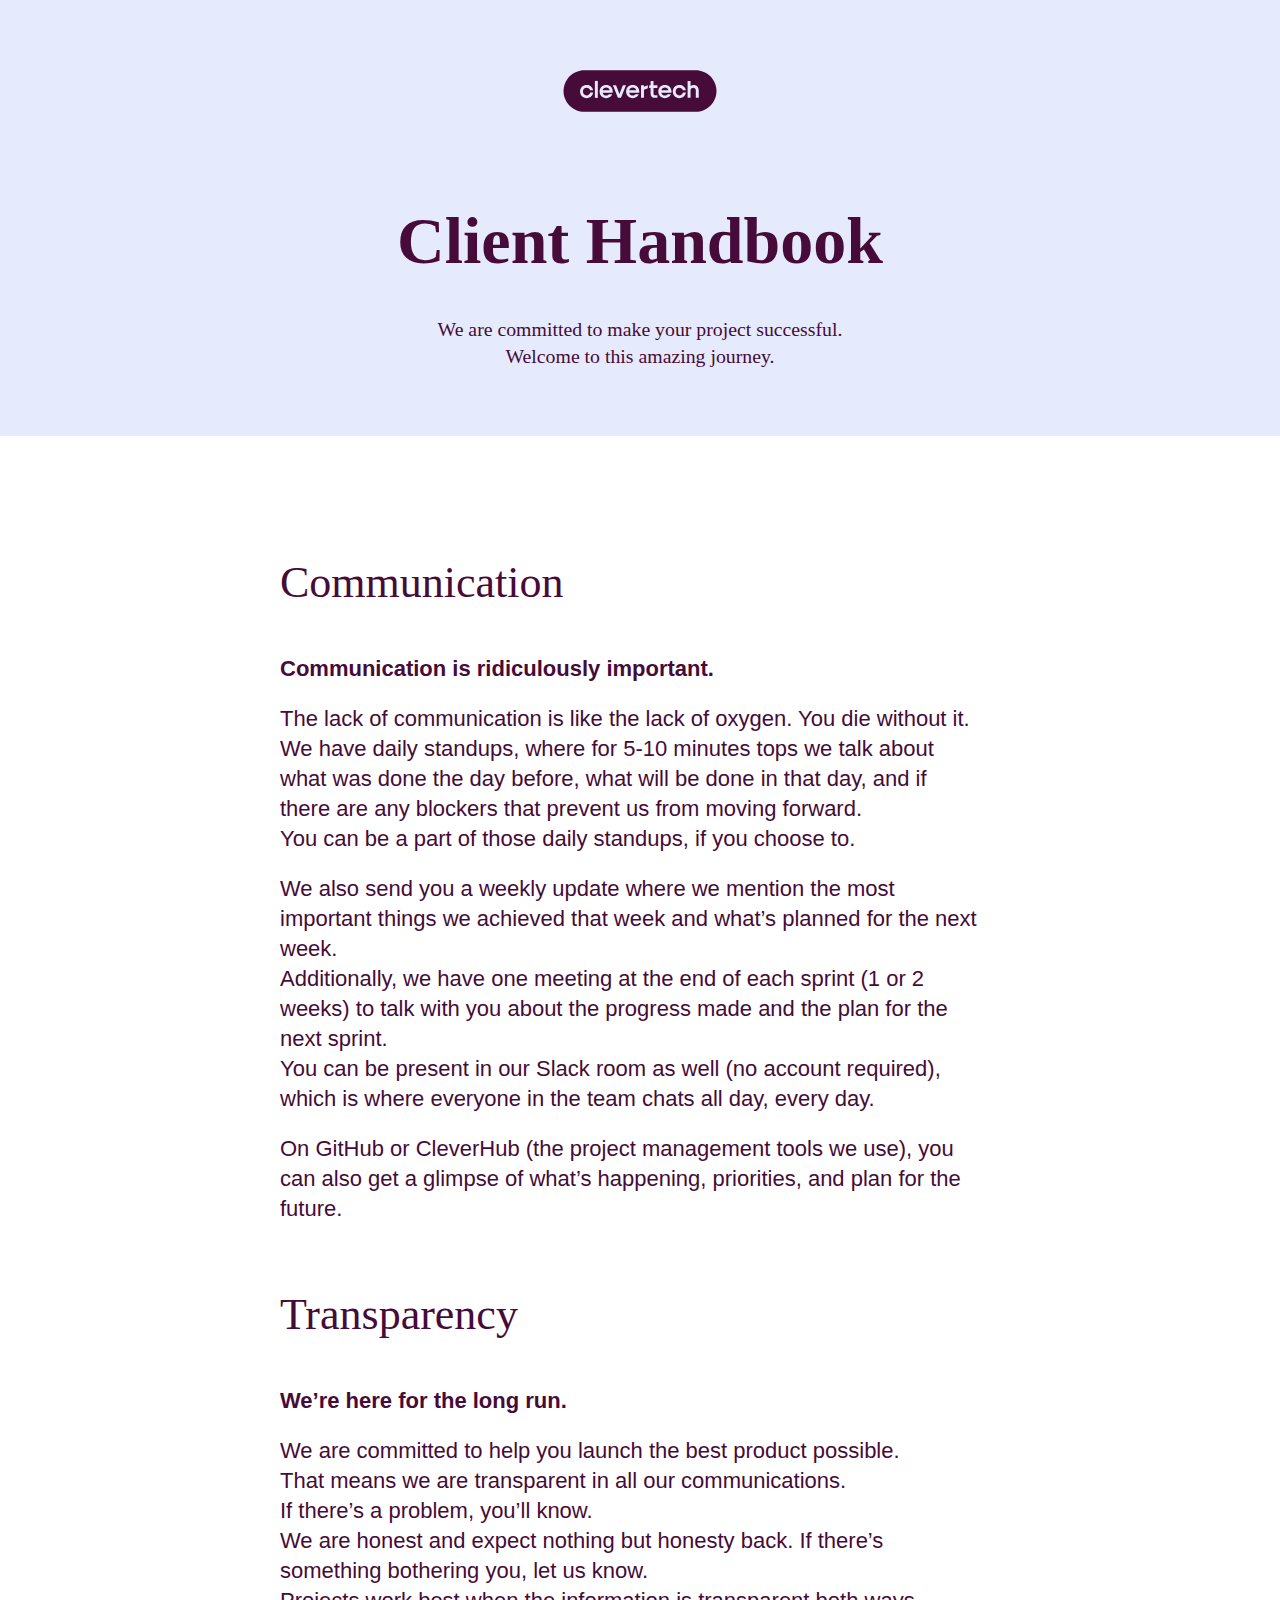
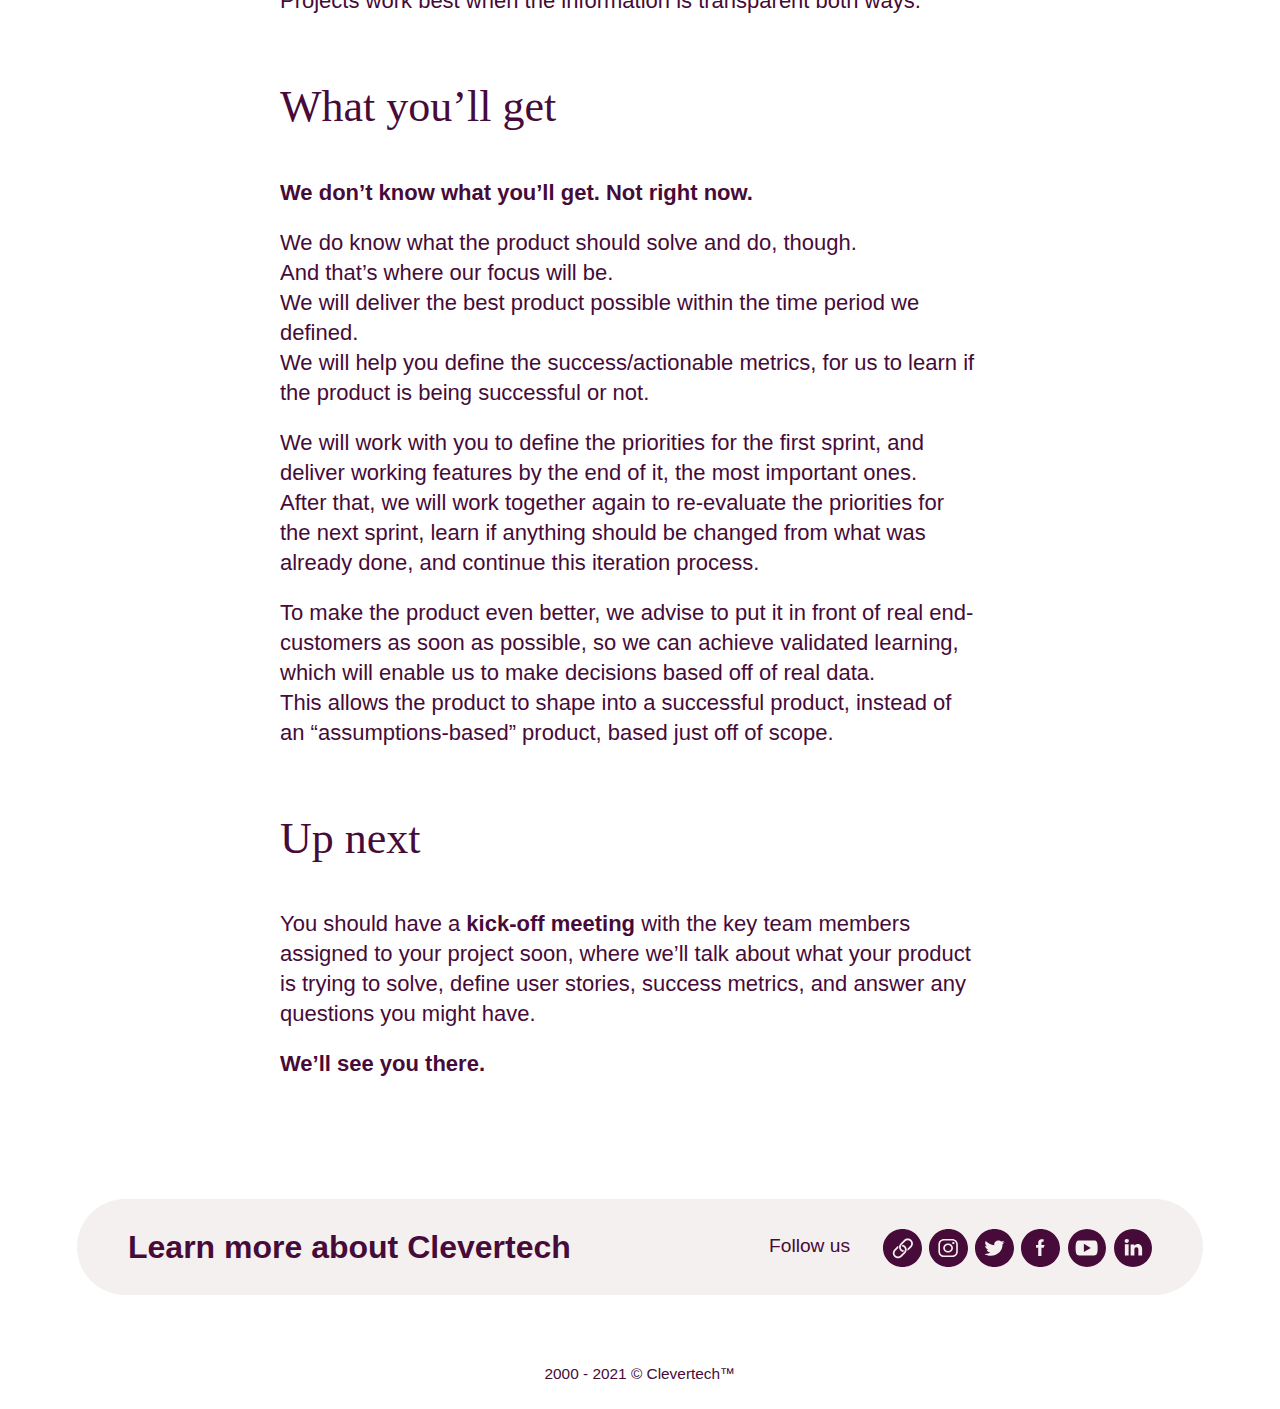
<file: client-nt.html>
<!DOCTYPE html>
<html lang="en">
<head>
    <meta charset="utf-8">
    <title>Clevertech’s Client Handbook</title><!-- Non-technical Client Handbook -->
    <meta name="description" content="Clevertech’s Client Handbook">
    <meta name="author" content="clevertech.biz">

    <meta name="viewport" content="width=device-width, initial-scale=1, maximum-scale=1">

    <link rel="stylesheet" href="//fonts.googleapis.com/css?family=Source+Sans+Pro:400,700|Merriweather:300italic,400italic">
    <link href="https://fonts.cdnfonts.com/css/basis-grotesque-pro" rel="stylesheet">
    <link href="https://fonts.cdnfonts.com/css/dr" rel="stylesheet">
    <link rel="stylesheet" href="css/base.css">
    <link rel="stylesheet" href="css/skeleton.css">
    <link rel="stylesheet" href="css/layout.css">

    <link rel="shortcut icon" href="favicon.ico">
    <link rel="apple-touch-icon-precomposed" sizes="114x114" href="apple-touch-icon.png" />

</head>
<body>

    <p class="old-browser">You are using an <strong>outdated</strong> browser. Please <a href="http://browsehappy.com/" target="_blank">upgrade your browser</a> to improve your experience.</p>

    <section class="page first">
        <div class="container">
            <header>
                <a href="http://www.clevertech.biz">
                    <img src="guidelines-images/logo-purple-and-white-background.svg" alt="Clevertech">
                </a>
                <h1>Client Handbook</h1>
            </header>

            <article class="sub-header">
                <p>We are committed to make your project successful.</p>
                <p>Welcome to this amazing journey.</p>
            </article>
        </div><!-- .container -->

    </section><!-- .page.first -->

    <section class="page">
        <div class="container header">
            <article class="twelve columns offset-by-two alpha omega">
                <h2>Communication</h2>
                <p><strong>Communication is ridiculously important.</strong></p>

                <p>
                    The lack of communication is like the lack of oxygen. You die without it. 
                    <br/>We have daily standups, where for 5-10 minutes tops we talk about what was done the day before, what will be done in that day, and if there are any blockers that prevent us from moving forward.
                    <br/>You can be a part of those daily standups, if you choose to.
                </p>

                <p>
                    We also send you a weekly update where we mention the most important things we achieved that week and what’s planned for the next week.
                    <br/>Additionally, we have one meeting at the end of each sprint (1 or 2 weeks) to talk with you about the progress made and the plan for the next sprint.
                    <br/>You can be present in our Slack room as well (no account required), which is where everyone in the team chats all day, every day.
                </p>

                <p>
                    On GitHub or CleverHub (the project management tools we use), you can also get a glimpse of what’s happening, priorities, and plan for the future.
                </p>

            </article>
        </div><!-- .container -->
    </section><!-- .page -->

    <section class="page">
        <div class="container">
            <article class="twelve columns offset-by-two alpha omega">
                <h2>Transparency</h2>
                <p><strong>We’re here for the long run.</strong></p>
                <p>
                    We are committed to help you launch the best product possible.
                    <br/>That means we are transparent in all our communications.
                    <br/>If there’s a problem, you’ll know.
                    <br/>We are honest and expect nothing but honesty back. If there’s something bothering you, let us know.
                    <br/>Projects work best when the information is transparent both ways.
                </p>
            </article>
        </div><!-- .container -->
    </section><!-- .page -->

    <section class="page">
        <div class="container">
            
            <article class="twelve columns offset-by-two alpha omega">
                <h2>What you’ll get</h2>
                <p><strong>We don’t know what you’ll get. Not right now.</strong></p>

                <p>
                    We do know what the product should solve and do, though.
                    <br/>And that’s where our focus will be.
                    <br/>We will deliver the best product possible within the time period we defined.
                    <br/>We will help you define the success/actionable metrics, for us to learn if the product is being successful or not.
                </p>

                <p>
                    We will work with you to define the priorities for the first sprint, and deliver working features by the end of it, the most important ones.
                    <br/>After that, we will work together again to re-evaluate the priorities for the next sprint, learn if anything should be changed from what was already done, and continue this iteration process.
                </p>

                <p>
                    To make the product even better, we advise to put it in front of real end-customers as soon as possible, so we can achieve validated learning, which will enable us to make decisions based off of real data.
                    <br/>This allows the product to shape into a successful product, instead of an “assumptions-based” product, based just off of scope.
                </p>

            </article>
        </div><!-- .container -->
    </section><!-- .page -->

    <section class="page">
        <div class="container">
            <article class="twelve columns offset-by-two alpha omega">
                <h2>Up next</h2>
                <p>You should have a <strong>kick-off meeting</strong> with the key team members assigned to your project soon, where we’ll talk about what your product is trying to solve, define user stories, success metrics, and answer any questions you might have.</p>

                <p><strong>We’ll see you there.</strong></p>

            </article>
        </div><!-- .container -->
    </section><!-- .page -->

    <footer class="footer-primary">
        <div><strong>Learn more about Clevertech</strong></div>
        <div>
            <div>Follow us</div>
            <div>
                <a href="https://www.clevertech.biz/"><img src="guidelines-images/icon-website-filled.svg" alt="clevertech"></a>
                <a href="https://www.instagram.com/clevertech.biz/"><img src="guidelines-images/icon-instagram-filled.svg" alt="instagram"></a>
                <a href="https://twitter.com/clevertech"><img src="guidelines-images/icon-twitter-filled.svg" alt="twitter"></a>
                <a href="https://www.facebook.com/Clevertech"><img src="guidelines-images/icon-facebook-filled.svg" alt="facebook"></a>
                <a href="https://www.youtube.com/c/clevertechlife"><img src="guidelines-images/icon-youtube-filled.svg" alt="youtube"></a>
                <a href="https://www.linkedin.com/company/clevertech/"><img src="guidelines-images/icon-linkedin-filled.svg" alt="linkedin"></a>
            </div>
        </div>
    </footer>

    <footer class="footer-secondary">
        <div><strong>Learn more about Clevertech</strong></div>
        <div>
            <a href="https://www.clevertech.biz/"><img src="guidelines-images/icon-website-filled.svg" alt="clevertech"></a>
            <a href="https://www.instagram.com/clevertech.biz/"><img src="guidelines-images/icon-instagram-filled.svg" alt="instagram"></a>
            <a href="https://twitter.com/clevertech"><img src="guidelines-images/icon-twitter-filled.svg" alt="twitter"></a>
            <a href="https://www.facebook.com/Clevertech"><img src="guidelines-images/icon-facebook-filled.svg" alt="facebook"></a>
            <a href="https://www.youtube.com/c/clevertechlife"><img src="guidelines-images/icon-youtube-filled.svg" alt="youtube"></a>
            <a href="https://www.linkedin.com/company/clevertech/"><img src="guidelines-images/icon-linkedin-filled.svg" alt="linkedin"></a>
        </div>
    </footer>

    <p>2000 - 2021 &#169; Clevertech&trade;</p>

<script>
    (function(i,s,o,g,r,a,m){i['GoogleAnalyticsObject']=r;i[r]=i[r]||function(){
    (i[r].q=i[r].q||[]).push(arguments)},i[r].l=1*new Date();a=s.createElement(o),
    m=s.getElementsByTagName(o)[0];a.async=1;a.src=g;m.parentNode.insertBefore(a,m)
    })(window,document,'script','//www.google-analytics.com/analytics.js','ga');

    ga('create', 'UA-4350274-3', 'clevertech.biz');
    ga('send', 'pageview');
</script>

</body>
</html>
</file>
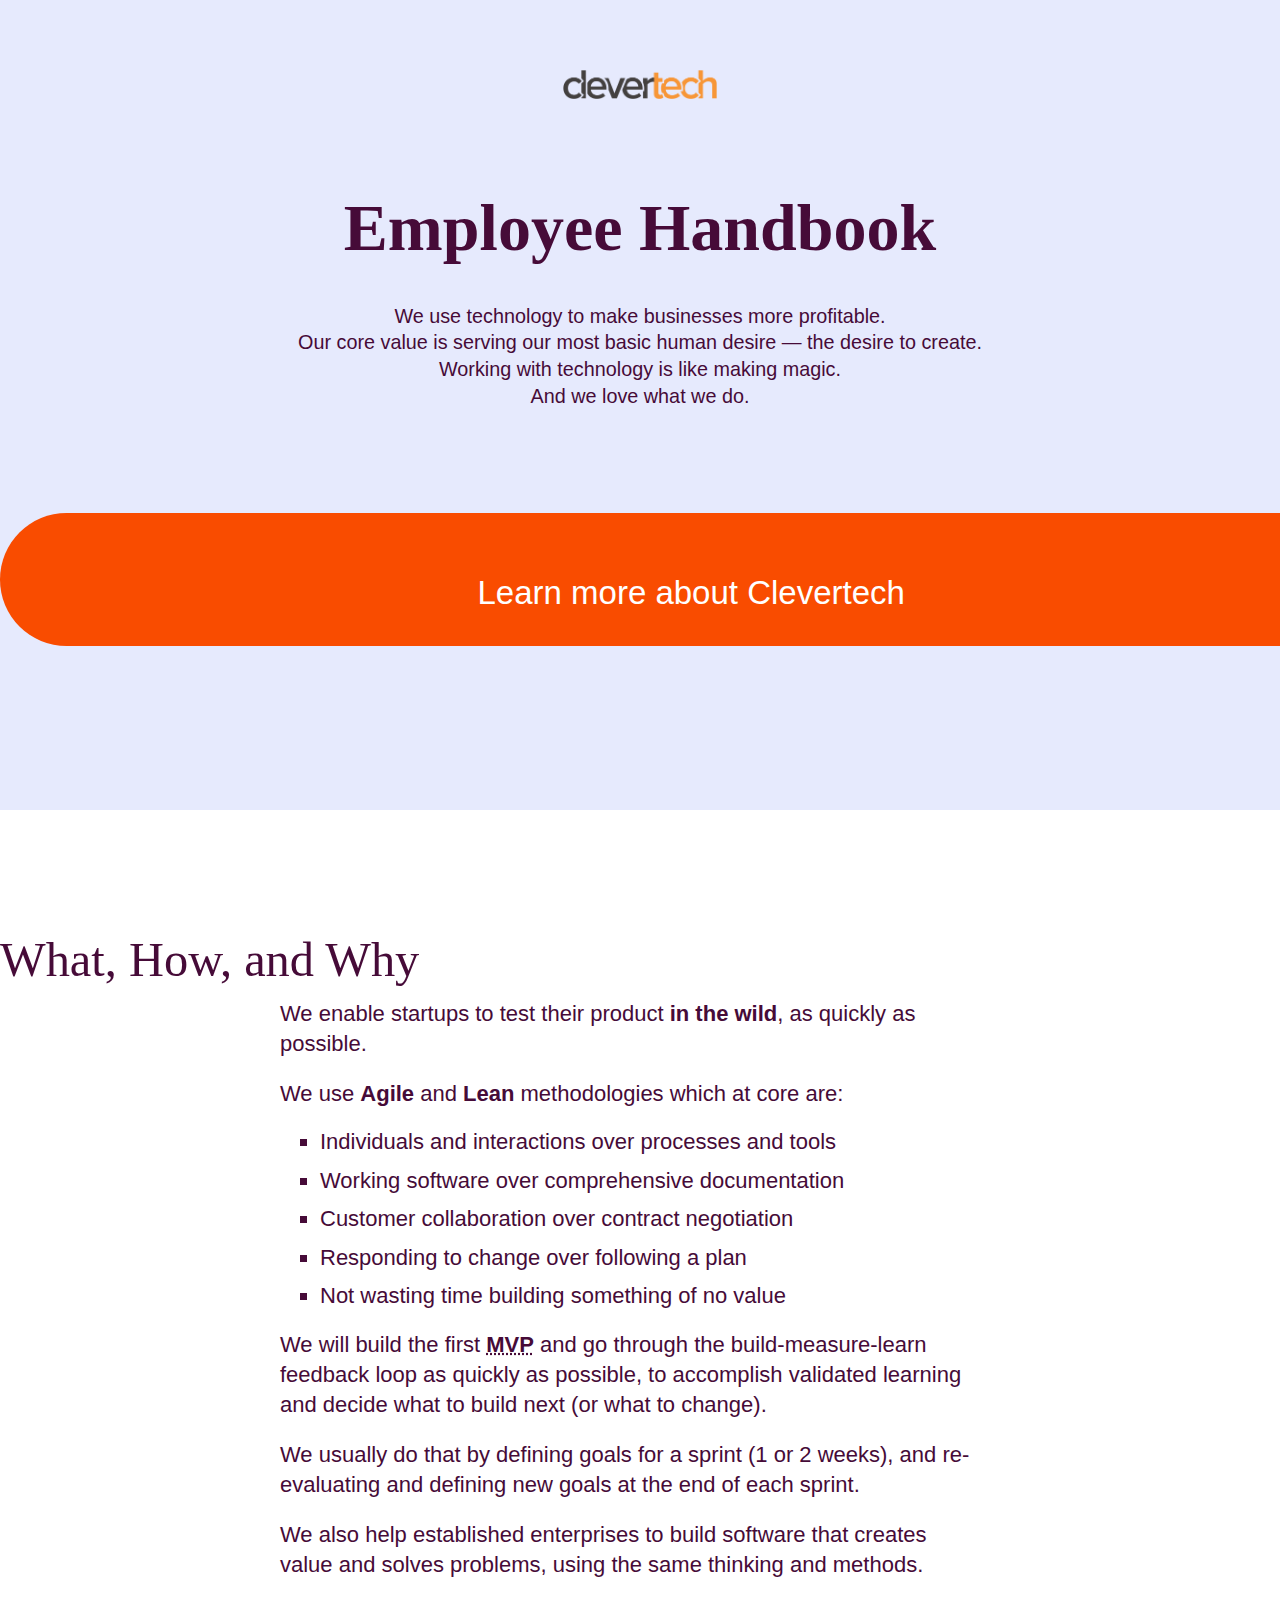
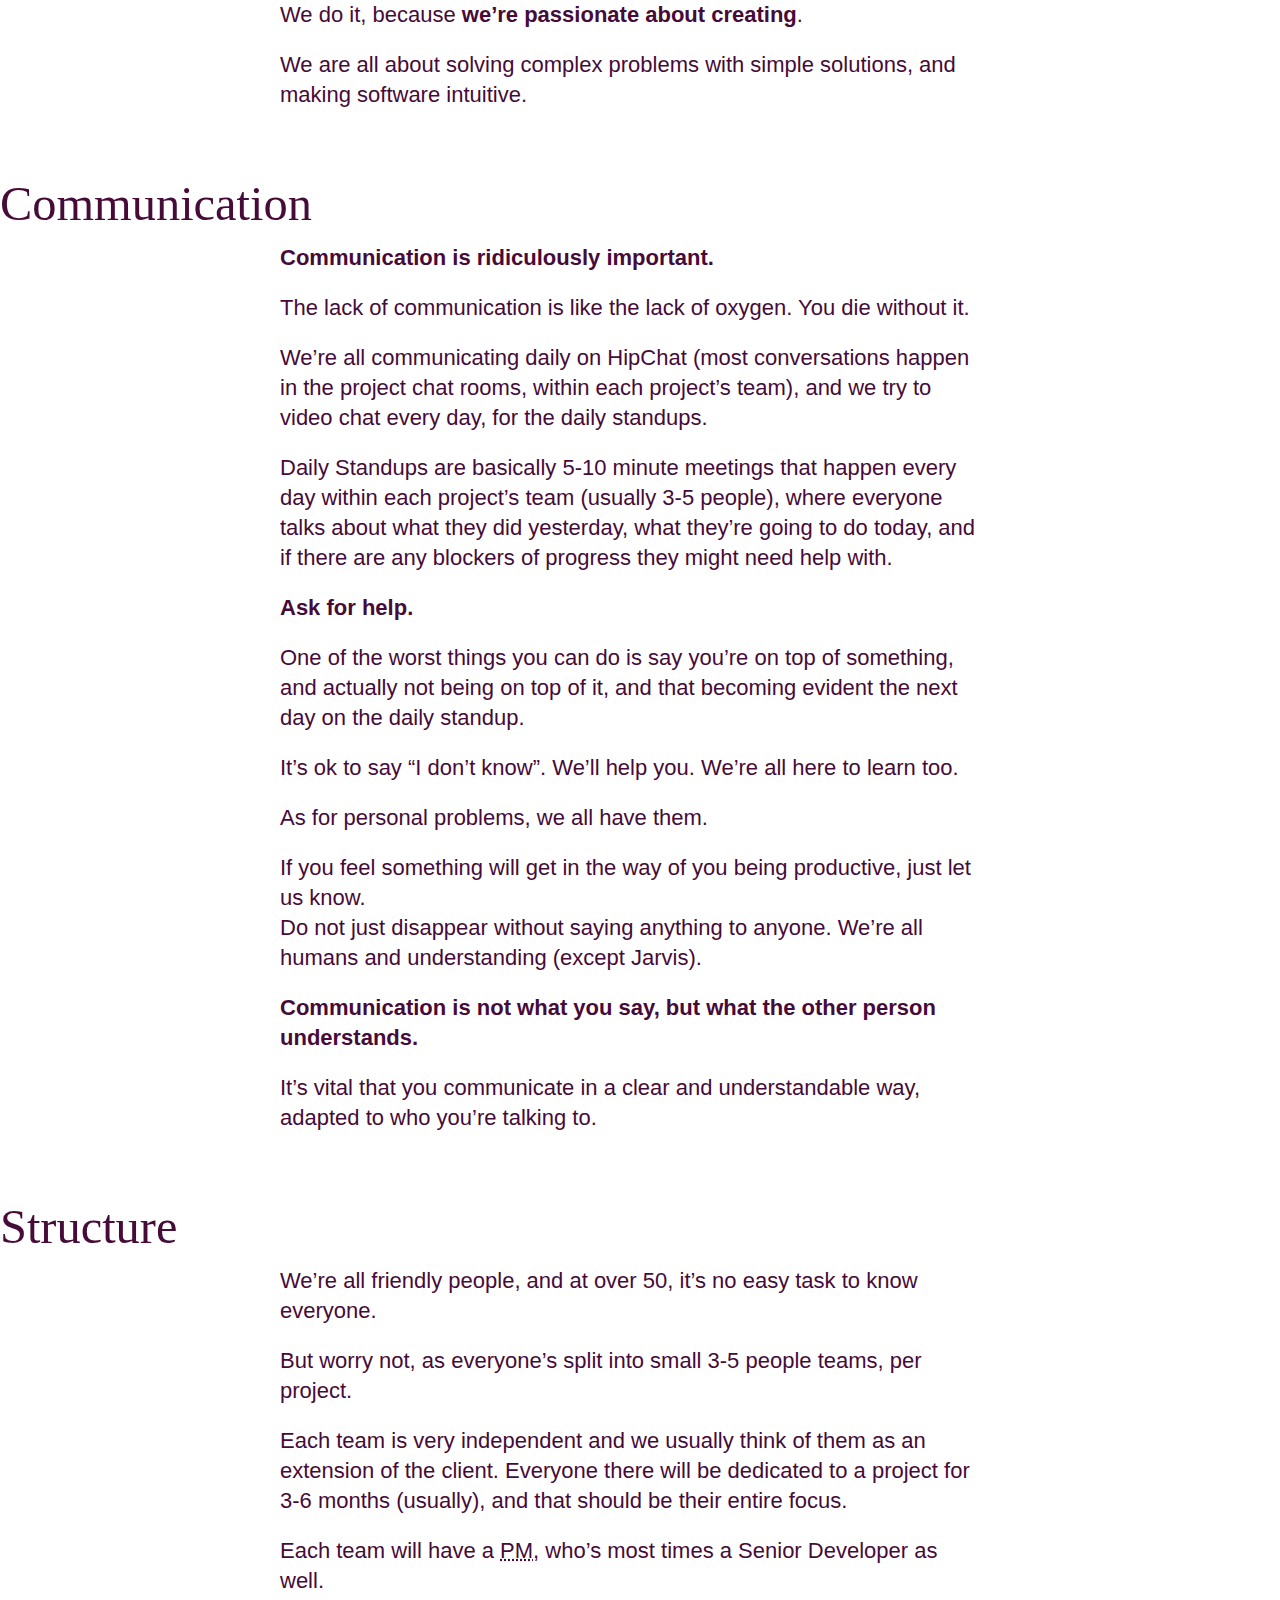
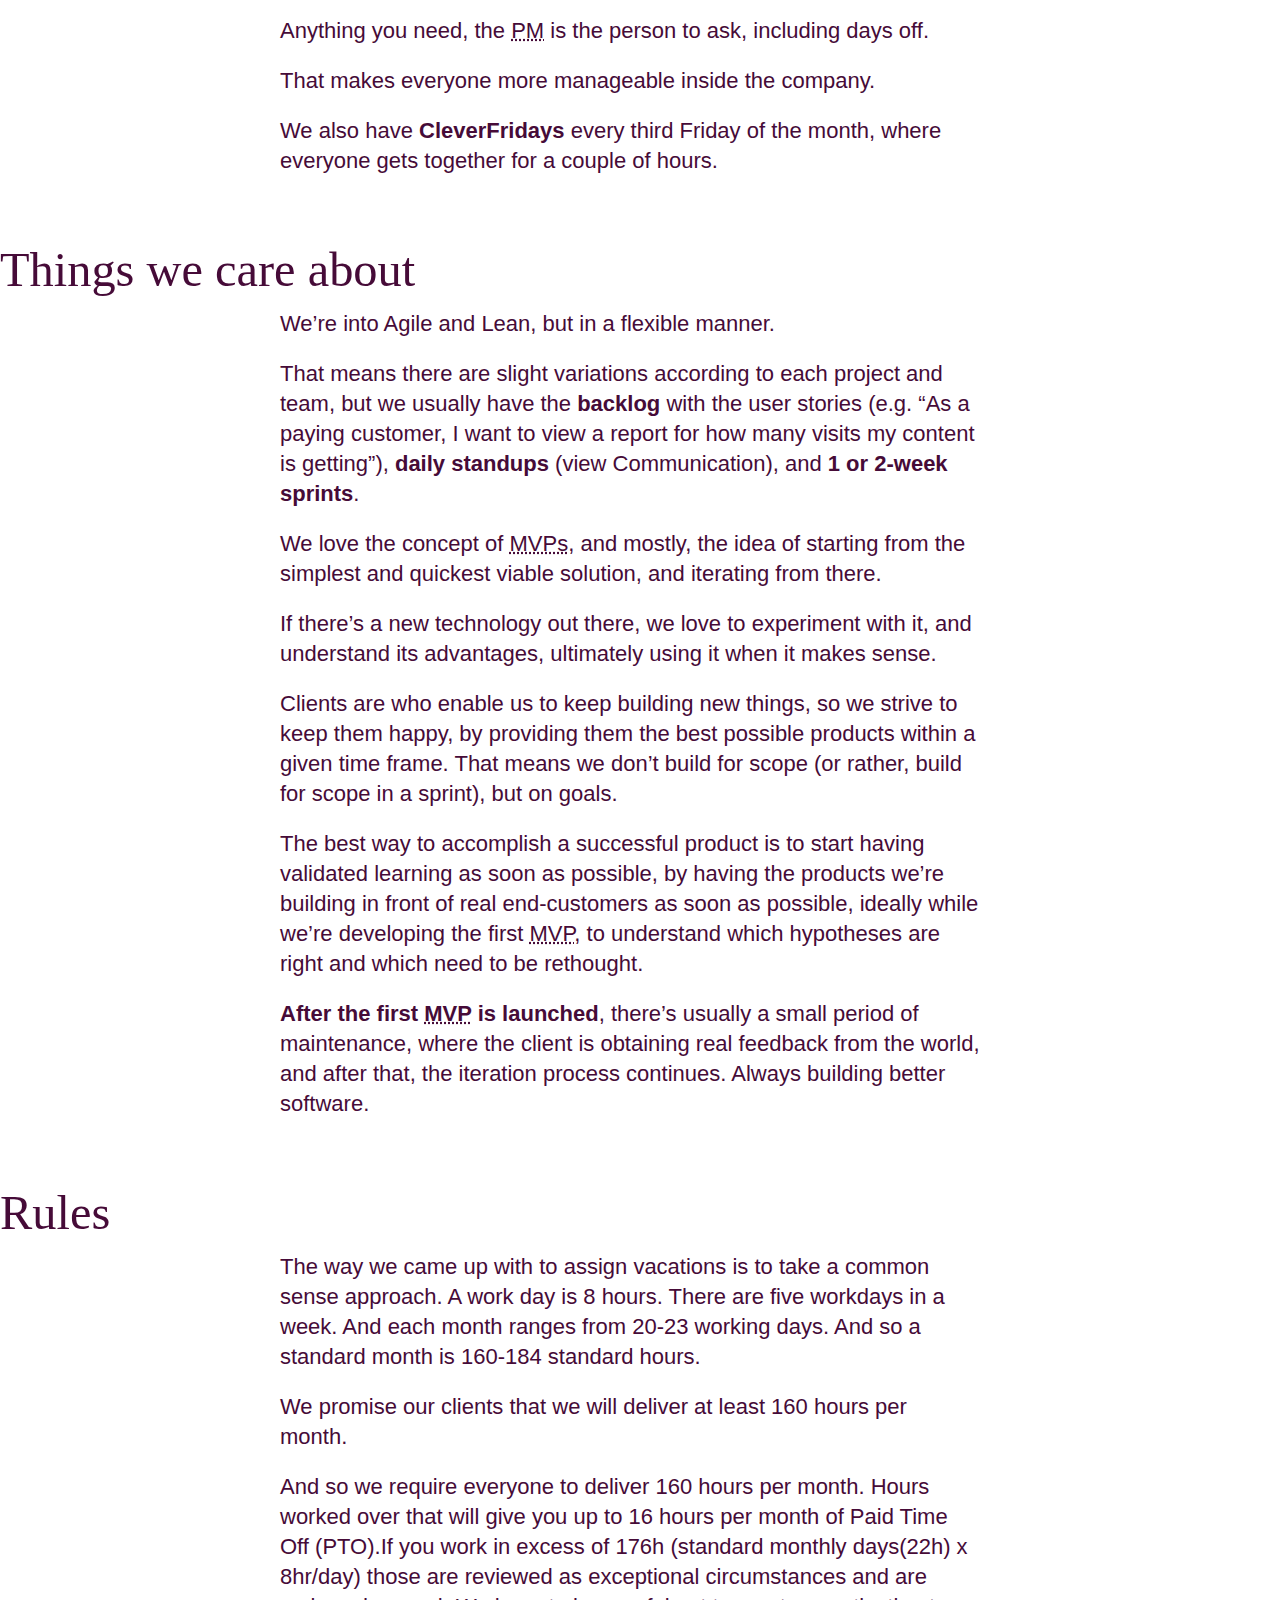
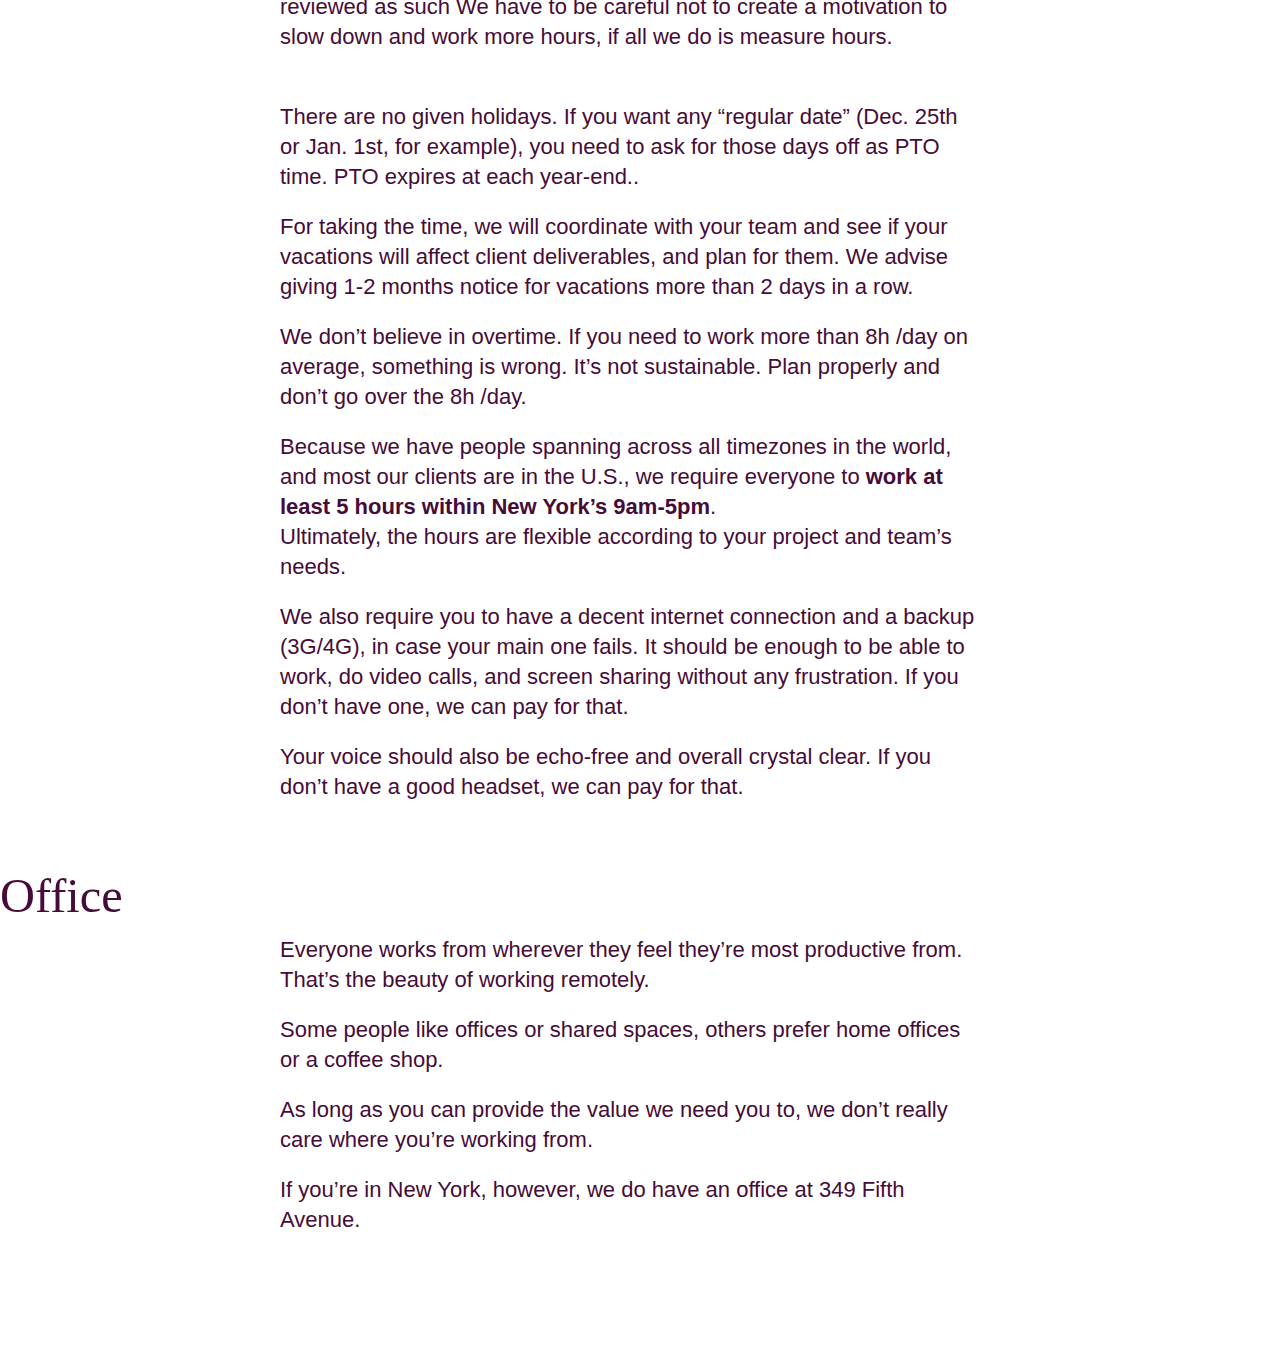
<file: employee.html>
<!DOCTYPE html>
<html lang="en">
<head>
    <meta charset="utf-8">
    <title>Clevertech’s Employee Handbook</title>
    <meta name="description" content="Clevertech’s Employee Handbook">
    <meta name="author" content="clevertech.biz">

    <meta name="viewport" content="width=device-width, initial-scale=1, maximum-scale=1">

    <link rel="stylesheet" href="http://fonts.googleapis.com/css?family=Source+Sans+Pro:400,700|Merriweather:300italic,400italic">
    <link rel="stylesheet" href="css/base.css">
    <link rel="stylesheet" href="css/skeleton.css">
    <link rel="stylesheet" href="css/layout.css">

    <link rel="shortcut icon" href="img/favicon.ico" type="image/x-icon">
    <link rel="apple-touch-icon" href="img/apple-touch-icon.png">
    <link rel="apple-touch-icon" sizes="57x57" href="img/apple-touch-icon-57x57.png">
    <link rel="apple-touch-icon" sizes="72x72" href="img/apple-touch-icon-72x72.png">
    <link rel="apple-touch-icon" sizes="76x76" href="img/apple-touch-icon-76x76.png">
    <link rel="apple-touch-icon" sizes="114x114" href="img/apple-touch-icon-114x114.png">
    <link rel="apple-touch-icon" sizes="120x120" href="img/apple-touch-icon-120x120.png">
    <link rel="apple-touch-icon" sizes="144x144" href="img/apple-touch-icon-144x144.png">
    <link rel="apple-touch-icon" sizes="152x152" href="img/apple-touch-icon-152x152.png">

</head>
<body>

    <p class="old-browser">You are using an <strong>outdated</strong> browser. Please <a href="http://browsehappy.com/" target="_blank">upgrade your browser</a> to improve your experience.</p>

    <section class="page first">
        <div class="container">
            <header>
                <a href="http://www.clevertech.biz">
                    <img src="img/logo.png" alt="Clevertech">
                </a>
                <h1>Employee Handbook</h1>
            </header>

            <article>
                <p>We use technology to make businesses more profitable.</p>

                <p>Our core value is serving our most basic human desire — the desire to create.</p>

                <p>Working with technology is like making magic.</p>

                <p>And we love what we do.</p>
            </article>
        </div><!-- .container -->

        <footer class="orange-banner">
            <a href="http://www.clevertech.biz/#about">Learn more about Clevertech</a>
        </footer>
    </section><!-- .page.first -->

    <section class="page">
        <header class="page-header">
            <h2>What, How, and Why</h2>
        </header>

        <div class="container">
            <article class="twelve columns offset-by-two alpha omega">
                <p>We enable startups to test their product <strong>in the wild</strong>, as quickly as possible.</p>

                <p>We use <strong>Agile</strong> and <strong>Lean</strong> methodologies which at core are:</p>

                <ul class="square">
                    <li>Individuals and interactions over processes and tools</li>
                    <li>Working software over comprehensive documentation</li>
                    <li>Customer collaboration over contract negotiation</li>
                    <li>Responding to change over following a plan</li>
                    <li>Not wasting time building something of no value</li>
                </ul>

                <p>We will build the first <strong><abbr title="Minimum Viable Product">MVP</abbr></strong> and go through the build-measure-learn feedback loop as quickly as possible, to accomplish validated learning and decide what to build next (or what to change).</p>

                <p>We usually do that by defining goals for a sprint (1 or 2 weeks), and re-evaluating and defining new goals at the end of each sprint.</p>

                <p>We also help established enterprises to build software that creates value and solves problems, using the same thinking and methods.</p>

                <p>We do it, because <strong>we’re passionate about creating</strong>.</p>

                <p>We are all about solving complex problems with simple solutions, and making software intuitive.</p>
            </article>
        </div><!-- .container -->
    </section><!-- .page -->

    <section class="page">
        <header class="page-header">
            <h2>Communication</h2>
        </header>

        <div class="container">
            <article class="twelve columns offset-by-two alpha omega">
                <p><strong>Communication is ridiculously important.</strong></p>

                <p>The lack of communication is like the lack of oxygen. You die without it.</p>

                <p>We’re all communicating daily on HipChat (most conversations happen in the project chat rooms, within each project’s team), and we try to video chat every day, for the daily standups.</p>

                <p>Daily Standups are basically 5-10 minute meetings that happen every day within each project’s team (usually 3-5 people), where everyone talks about what they did yesterday, what they’re going to do today, and if there are any blockers of progress they might need help with.</p>

                <p><strong>Ask for help.</strong></p>

                <p>One of the worst things you can do is say you’re on top of something, and actually not being on top of it, and that becoming evident the next day on the daily standup.</p>

                <p>It’s ok to say “I don’t know”. We’ll help you. We’re all here to learn too.</p>

                <p>As for personal problems, we all have them.</p>

                <p>If you feel something will get in the way of you being productive, just let us know.
                <br />Do not just disappear without saying anything to anyone. We’re all humans and understanding (except Jarvis).</p>

                <p><strong>Communication is not what you say, but what the other person understands.</strong></p>

                <p>It’s vital that you communicate in a clear and understandable way, adapted to who you’re talking to.</p>


            </article>
        </div><!-- .container -->
    </section><!-- .page -->

    <section class="page">
        <header class="page-header">
            <h2>Structure</h2>
        </header>

        <div class="container">
            <article class="twelve columns offset-by-two alpha omega">
                <p>We’re all friendly people, and at over 50, it’s no easy task to know everyone.</p>

                <p>But worry not, as everyone’s split into small 3-5 people teams, per project.</p>

                <p>Each team is very independent and we usually think of them as an extension of the client. Everyone there will be dedicated to a project for 3-6 months (usually), and that should be their entire focus.</p>

                <p>Each team will have a <abbr title="Project Manager">PM</abbr>, who’s most times a Senior Developer as well.</p>

                <p>Anything you need, the <abbr title="Project Manager">PM</abbr> is the person to ask, including days off.</p>

                <p>That makes everyone more manageable inside the company.</p>

                <p>We also have <strong>CleverFridays</strong> every third Friday of the month, where everyone gets together for a couple of hours.</p>

            </article>
        </div><!-- .container -->
    </section><!-- .page -->

    <section class="page">
        <header class="page-header">
            <h2>Things we care about</h2>
        </header>

        <div class="container">
            <article class="twelve columns offset-by-two alpha omega">
                <p>We’re into Agile and Lean, but in a flexible manner.</p>

                <p>That means there are slight variations according to each project and team, but we usually have the <strong>backlog</strong> with the user stories (e.g. “As a paying customer, I want to view a report for how many visits my content is getting”), <strong>daily standups</strong> (view Communication), and <strong>1 or 2-week sprints</strong>.</p>

                <p>We love the concept of <abbr title="Minimum Viable Products">MVPs</abbr>, and mostly, the idea of starting from the simplest and quickest viable solution, and iterating from there.</p>

                <p>If there’s a new technology out there, we love to experiment with it, and understand its advantages, ultimately using it when it makes sense.</p>

                <p>Clients are who enable us to keep building new things, so we strive to keep them happy, by providing them the best possible products within a given time frame. That means we don’t build for scope (or rather, build for scope in a sprint), but on goals.</p>

                <p>The best way to accomplish a successful product is to start having validated learning as soon as possible, by having the products we’re building in front of real end-customers as soon as possible, ideally while we’re developing the first <abbr title="Minimum Viable Product">MVP</abbr>, to understand which hypotheses are right and which need to be rethought.</p>

                <p><strong>After the first <abbr title="Minimum Viable Product">MVP</abbr> is launched</strong>, there’s usually a small period of maintenance, where the client is obtaining real feedback from the world, and after that, the iteration process continues. Always building better software.</p>

            </article>
        </div><!-- .container -->
    </section><!-- .page -->

    <section class="page">
        <header class="page-header">
            <h2>Rules</h2>
        </header>

        <div class="container">
            <article class="twelve columns offset-by-two alpha omega">
                <p>The way we came up with to assign vacations is to take a common sense approach. A work day is 8 hours. There are five workdays in a week. And each month ranges from 20-23 working days.  And so a standard month is 160-184 standard hours.
                <p>We promise our clients that we will deliver at least 160 hours per month. 
                <p> And so we require everyone to deliver 160 hours per month. Hours worked over that will give you up to 16 hours per month of Paid Time Off (PTO).If you work in excess of 176h (standard monthly days(22h) x 8hr/day) those are reviewed as exceptional circumstances and are reviewed as such
                We have to be careful not to create a motivation to slow down and work more hours, if all we do is measure hours. </p>
                <br />There are no given holidays. If you want any “regular date” (Dec. 25th or Jan. 1st, for example), you need to ask for those days off as PTO time. PTO expires at each year-end..</p>
                <p> For taking the time, we will coordinate with your team and see if your vacations will affect client deliverables, and plan for them. We advise giving 1-2 months notice for vacations more than 2 days in a row.<p>
                <p>We don’t believe in overtime. If you need to work more than 8h /day on average, something is wrong. It’s not sustainable. Plan properly and don’t go over the 8h /day.</p>

                <p>Because we have people spanning across all timezones in the world, and most our clients are in the U.S., we require everyone to <strong>work at least 5 hours within New York’s 9am-5pm</strong>.
                <br />Ultimately, the hours are flexible according to your project and team’s needs.</p>

                <p>We also require you to have a decent internet connection and a backup (3G/4G), in case your main one fails. It should be enough to be able to work, do video calls, and screen sharing without any frustration. If you don’t have one, we can pay for that.</p>

                <p>Your voice should also be echo-free and overall crystal clear. If you don’t have a good headset, we can pay for that.</p>

            </article>
        </div><!-- .container -->
    </section><!-- .page -->

    <section class="page">
        <header class="page-header">
            <h2>Office</h2>
        </header>

        <div class="container">
            <article class="twelve columns offset-by-two alpha omega">
                <p>Everyone works from wherever they feel they’re most productive from.
                <br />That’s the beauty of working remotely.</p>

                <p>Some people like offices or shared spaces, others prefer home offices or a coffee shop.</p>

                <p>As long as you can provide the value we need you to, we don’t really care where you’re working from.</p>

                <p>If you’re in New York, however, we do have an office at 349 Fifth Avenue.</p>
            </article>
        </div><!-- .container -->
    </section><!-- .page -->

<script>
    (function(i,s,o,g,r,a,m){i['GoogleAnalyticsObject']=r;i[r]=i[r]||function(){
    (i[r].q=i[r].q||[]).push(arguments)},i[r].l=1*new Date();a=s.createElement(o),
    m=s.getElementsByTagName(o)[0];a.async=1;a.src=g;m.parentNode.insertBefore(a,m)
    })(window,document,'script','//www.google-analytics.com/analytics.js','ga');

    ga('create', 'UA-4350274-3', 'clevertech.biz');
    ga('send', 'pageview');
</script>

</body>
</html>
</file>
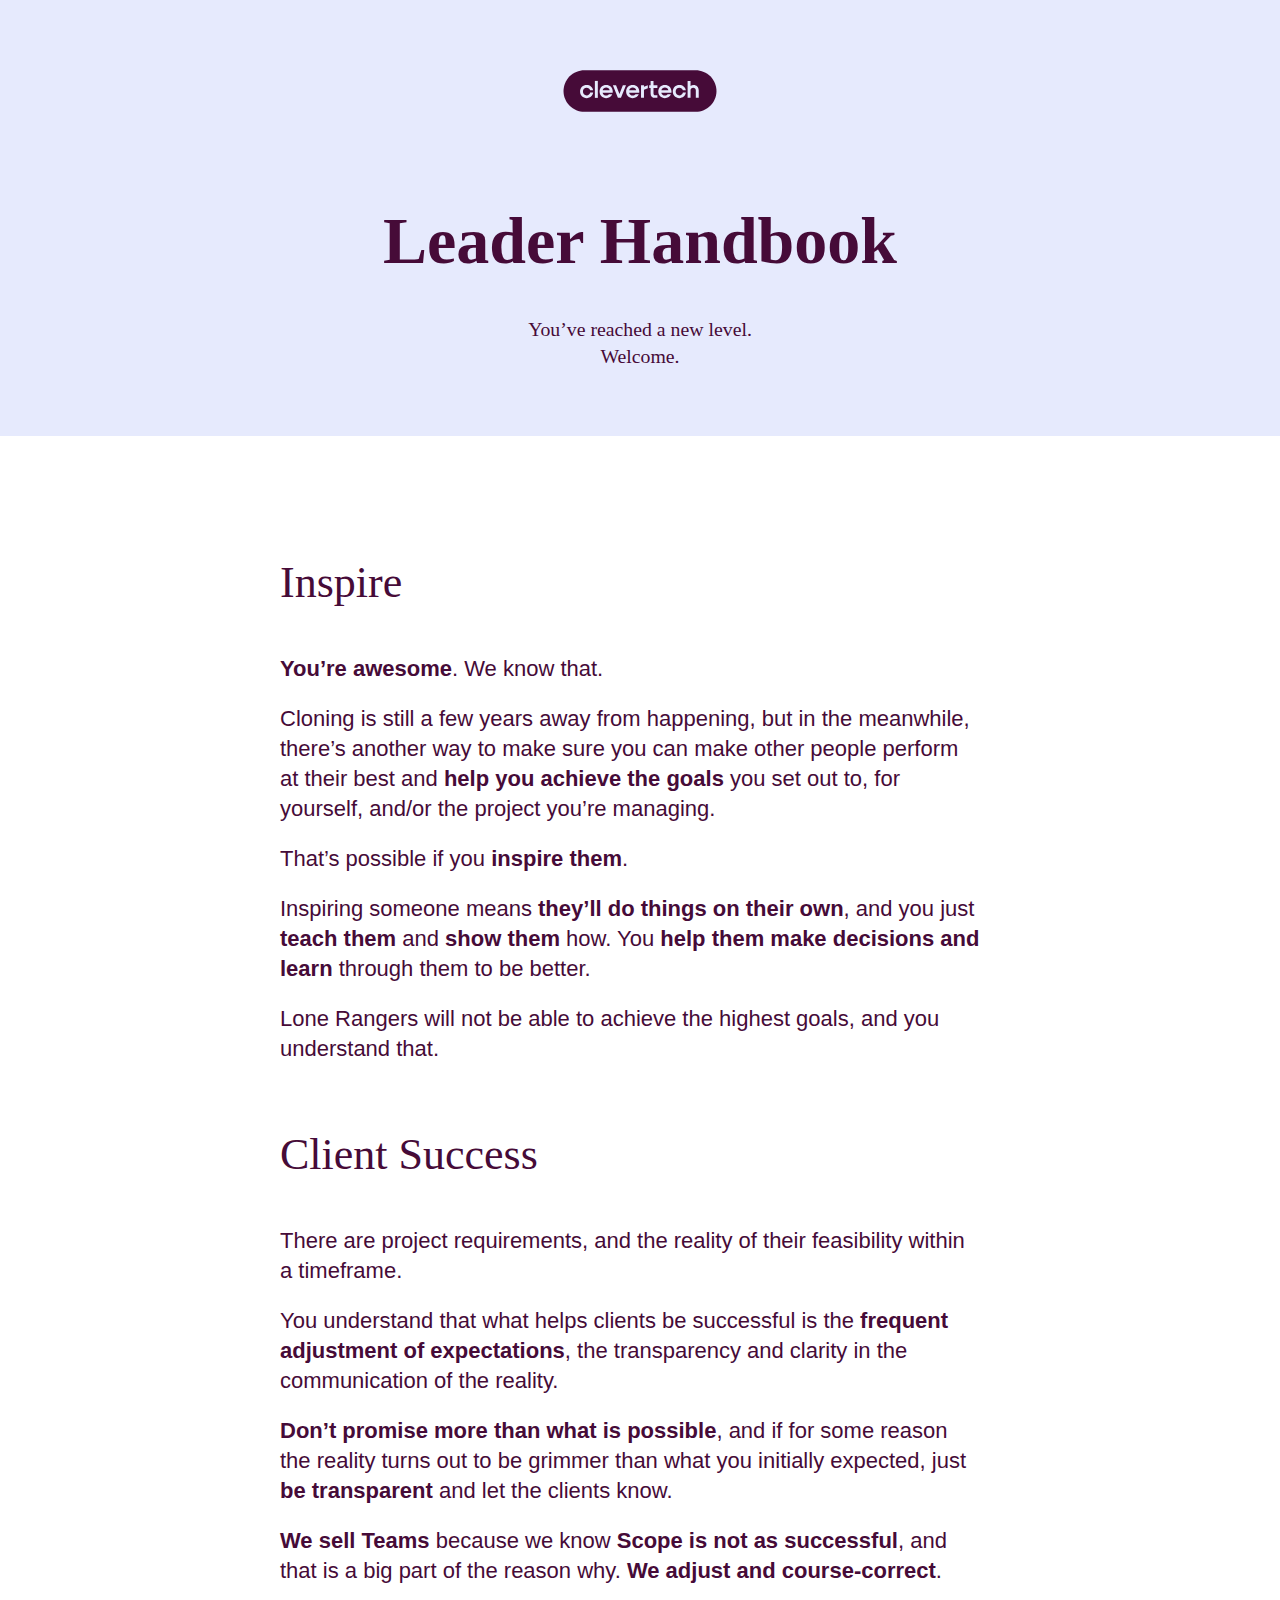
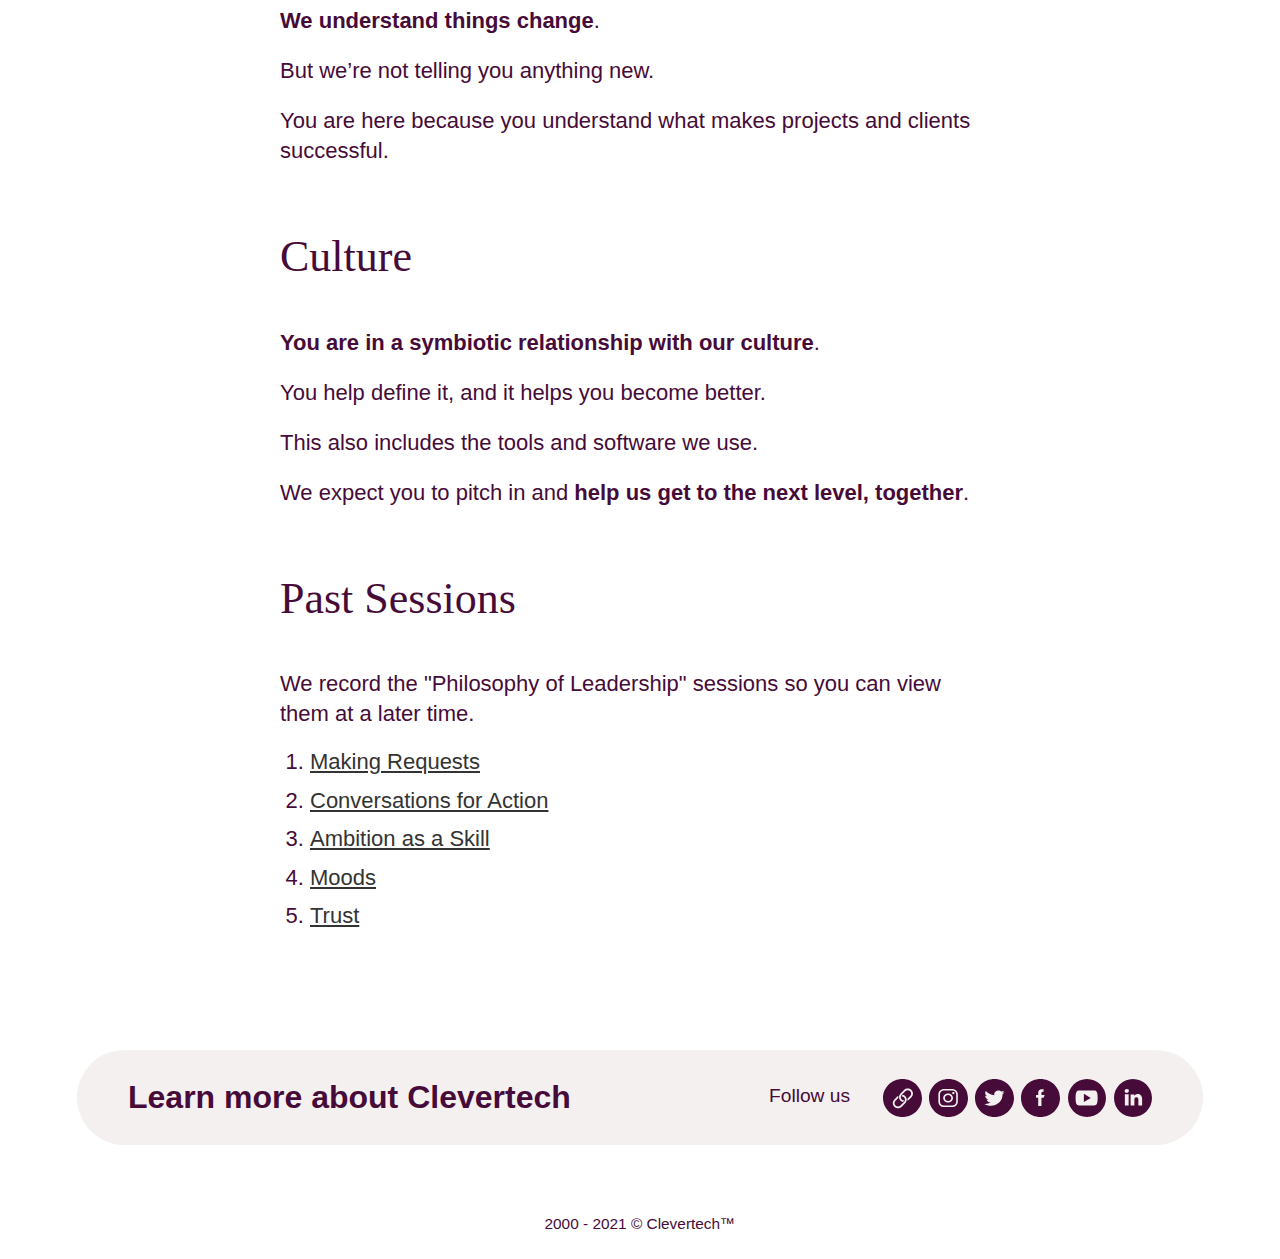
<file: leader.html>
<!DOCTYPE html>
<html lang="en">
<head>
    <meta charset="utf-8">
    <title>Clevertech’s Leader Handbook</title>
    <meta name="description" content="Clevertech’s Client Handbook">
    <meta name="author" content="clevertech.biz">

    <meta name="viewport" content="width=device-width, initial-scale=1, maximum-scale=1">

    <link rel="stylesheet" href="//fonts.googleapis.com/css?family=Source+Sans+Pro:400,700|Merriweather:300italic,400italic">
    <link href="https://fonts.cdnfonts.com/css/basis-grotesque-pro" rel="stylesheet">
    <link href="https://fonts.cdnfonts.com/css/dr" rel="stylesheet">
    <link rel="stylesheet" href="css/base.css">
    <link rel="stylesheet" href="css/skeleton.css">
    <link rel="stylesheet" href="css/layout.css">

    <link rel="shortcut icon" href="favicon.ico">
    <link rel="apple-touch-icon-precomposed" sizes="114x114" href="apple-touch-icon.png" />

</head>
<body>

    <!-- <p class="old-browser">You are using an <strong>outdated</strong> browser. Please <a href="http://browsehappy.com/" target="_blank">upgrade your browser</a> to improve your experience.</p> -->

    <section class="page first">
        <div class="container">
            <header>
                <a href="http://www.clevertech.biz">
                    <img src="guidelines-images/logo-purple-and-white-background.svg" alt="Clevertech">
                </a>
                <h1>Leader Handbook</h1>
            </header>

            <article class="sub-header">
                
                <p>You’ve reached a new level.</p>
                <p>Welcome.</p>
            </article>
        </div><!-- .container -->

    </section><!-- .page.first -->

    <section class="page">
        <div class="container header">
            <article class="twelve columns offset-by-two alpha omega">
                <h2>Inspire</h2>
                <p><strong>You’re awesome</strong>. We know that.</p>
                <p>Cloning is still a few years away from happening, but in the meanwhile, there’s another way to make sure you can make other people perform at their best and <strong>help you achieve the goals</strong> you set out to, for yourself, and/or the project you’re managing.</p>
                <p>That’s possible if you <strong>inspire them</strong>.</p>
                <p>Inspiring someone means <strong>they’ll do things on their own</strong>, and you just <strong>teach them</strong> and <strong>show them</strong> how. You <strong>help them make decisions and learn</strong> through them to be better.</p>
                <p>Lone Rangers will not be able to achieve the highest goals, and you understand that.</p>
            
            </article>
        </div><!-- .container -->
    </section><!-- .page -->

    <section class="page">
        <div class="container">
            <article class="twelve columns offset-by-two alpha omega">
                <h2>Client Success</h2>
                <p>There are project requirements, and the reality of their feasibility within a timeframe.</p>
                <p>You understand that what helps clients be successful is the <strong>frequent adjustment of expectations</strong>, the transparency and clarity in the communication of the reality.</p>
                <p><strong>Don’t promise more than what is possible</strong>, and if for some reason the reality turns out to be grimmer than what you initially expected, just <strong>be transparent</strong> and let the clients know.</p>
                <p><strong>We sell Teams</strong> because we know <strong>Scope is not as successful</strong>, and that is a big part of the reason why. <strong>We adjust and course-correct</strong>.</p>
                <p><strong>We understand things change</strong>.</p>
                <p>But we’re not telling you anything new.</p>
                <p>You are here because you understand what makes projects and clients successful.</p>
            
            </article>
        </div><!-- .container -->
    </section><!-- .page -->

    <section class="page">
        <div class="container">
            
            <article class="twelve columns offset-by-two alpha omega">
                <h2>Culture</h2>
                <p><strong>You are in a symbiotic relationship with our culture</strong>.</p>
                <p>You help define it, and it helps you become better.</p>
                <p>This also includes the tools and software we use.</p>
                <p>We expect you to pitch in and <strong>help us get to the next level, together</strong>.</p>
            </article>
        </div><!-- .container -->
    </section><!-- .page -->

    <section class="page">
        <div class="container">
            <article class="twelve columns offset-by-two alpha omega">
                <h2>Past Sessions</h2>
                <p>We record the "Philosophy of Leadership" sessions so you can view them at a later time.</p>
                
                <ol>
                    <li><a href="https://www.youtube.com/watch?v=Pj2HMoxf8oU" target="_blank">Making Requests</a></li>
                    <li><a href="https://www.youtube.com/watch?v=WM85cfpSmcY" target="_blank">Conversations for Action</a></li>
                    <li><a href="https://www.youtube.com/watch?v=AWA7p5iqsu0" target="_blank">Ambition as a Skill</a></li>
                    <li><a href="https://www.youtube.com/watch?v=QJchTMDAbEU" target="_blank">Moods</a></li>
                    <li><a href="https://www.youtube.com/watch?v=0QMbM5BJp_0" target="_blank">Trust</a></li>
                </ol>
            
            </article>
        </div><!-- .container -->
    </section><!-- .page -->

    <footer class="footer-primary">
        <div><strong>Learn more about Clevertech</strong></div>
        <div>
            <div>Follow us</div>
            <div>
                <a href="https://www.clevertech.biz/"><img src="guidelines-images/icon-website-filled.svg" alt="clevertech"></a>
                <a href="https://www.instagram.com/clevertech.biz/"><img src="guidelines-images/icon-instagram-filled.svg" alt="instagram"></a>
                <a href="https://twitter.com/clevertech"><img src="guidelines-images/icon-twitter-filled.svg" alt="twitter"></a>
                <a href="https://www.facebook.com/Clevertech"><img src="guidelines-images/icon-facebook-filled.svg" alt="facebook"></a>
                <a href="https://www.youtube.com/c/clevertechlife"><img src="guidelines-images/icon-youtube-filled.svg" alt="youtube"></a>
                <a href="https://www.linkedin.com/company/clevertech/"><img src="guidelines-images/icon-linkedin-filled.svg" alt="linkedin"></a>
            </div>
        </div>
    </footer>

    <footer class="footer-secondary">
        <div><strong>Learn more about Clevertech</strong></div>
        <div>
            <a href="https://www.clevertech.biz/"><img src="guidelines-images/icon-website-filled.svg" alt="clevertech"></a>
            <a href="https://www.instagram.com/clevertech.biz/"><img src="guidelines-images/icon-instagram-filled.svg" alt="instagram"></a>
            <a href="https://twitter.com/clevertech"><img src="guidelines-images/icon-twitter-filled.svg" alt="twitter"></a>
            <a href="https://www.facebook.com/Clevertech"><img src="guidelines-images/icon-facebook-filled.svg" alt="facebook"></a>
            <a href="https://www.youtube.com/c/clevertechlife"><img src="guidelines-images/icon-youtube-filled.svg" alt="youtube"></a>
            <a href="https://www.linkedin.com/company/clevertech/"><img src="guidelines-images/icon-linkedin-filled.svg" alt="linkedin"></a>
        </div>
    </footer>

    <p>2000 - 2021 &#169; Clevertech&trade;</p>

<script>
    (function(i,s,o,g,r,a,m){i['GoogleAnalyticsObject']=r;i[r]=i[r]||function(){
    (i[r].q=i[r].q||[]).push(arguments)},i[r].l=1*new Date();a=s.createElement(o),
    m=s.getElementsByTagName(o)[0];a.async=1;a.src=g;m.parentNode.insertBefore(a,m)
    })(window,document,'script','//www.google-analytics.com/analytics.js','ga');

    ga('create', 'UA-4350274-3', 'clevertech.biz');
    ga('send', 'pageview');
</script>

</body>
</html>
</file>
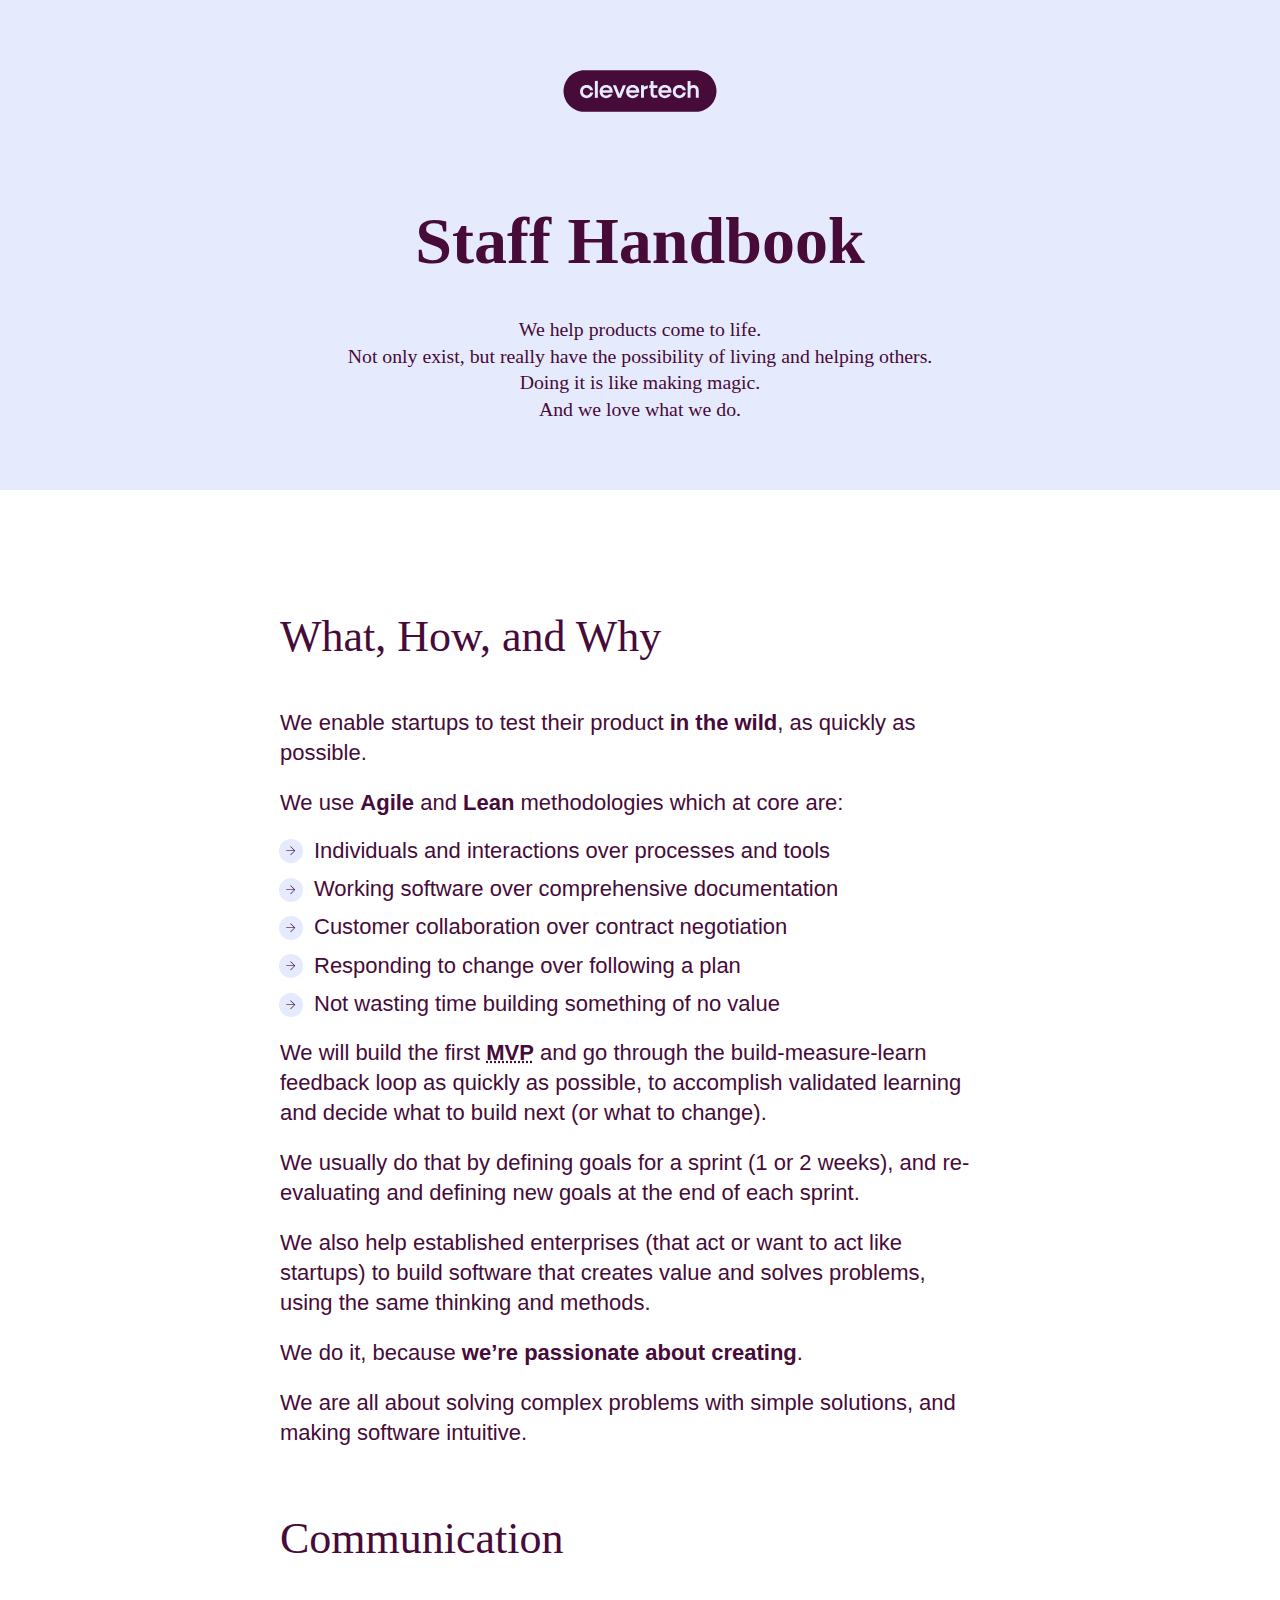
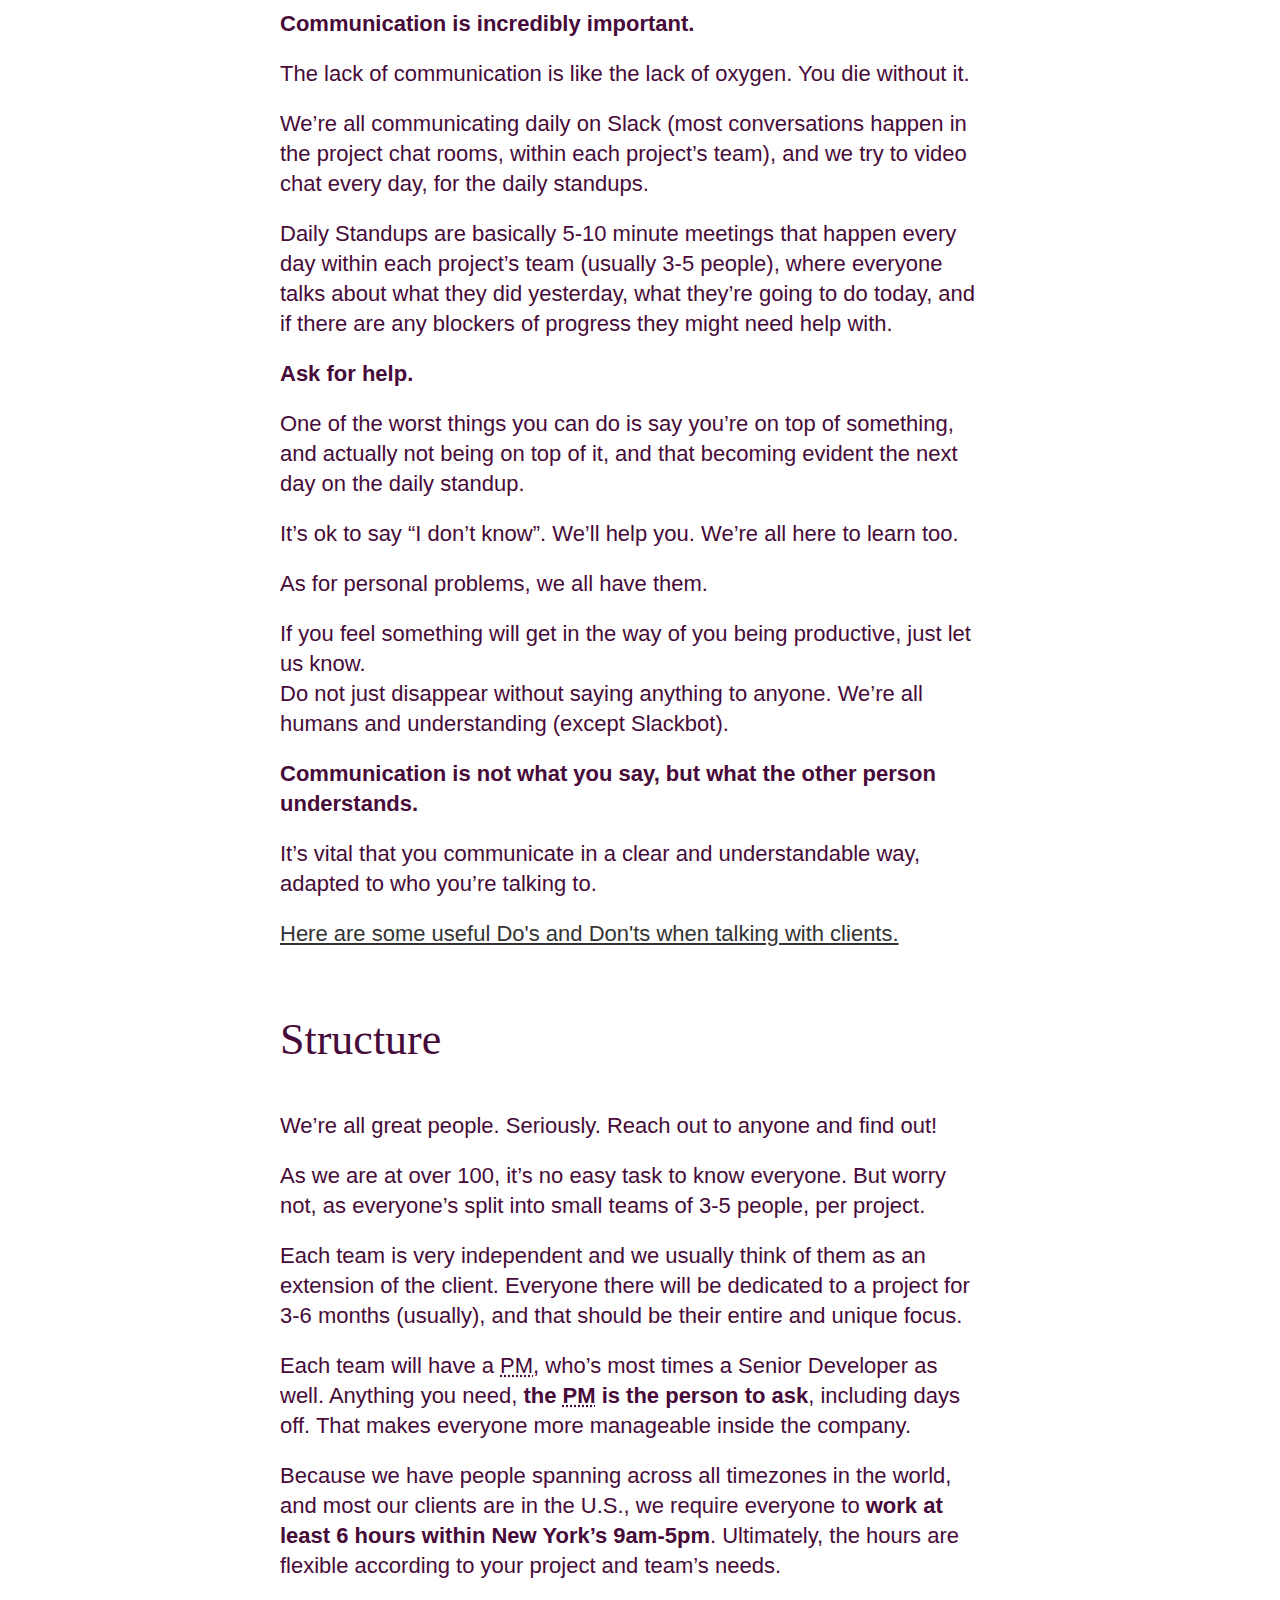
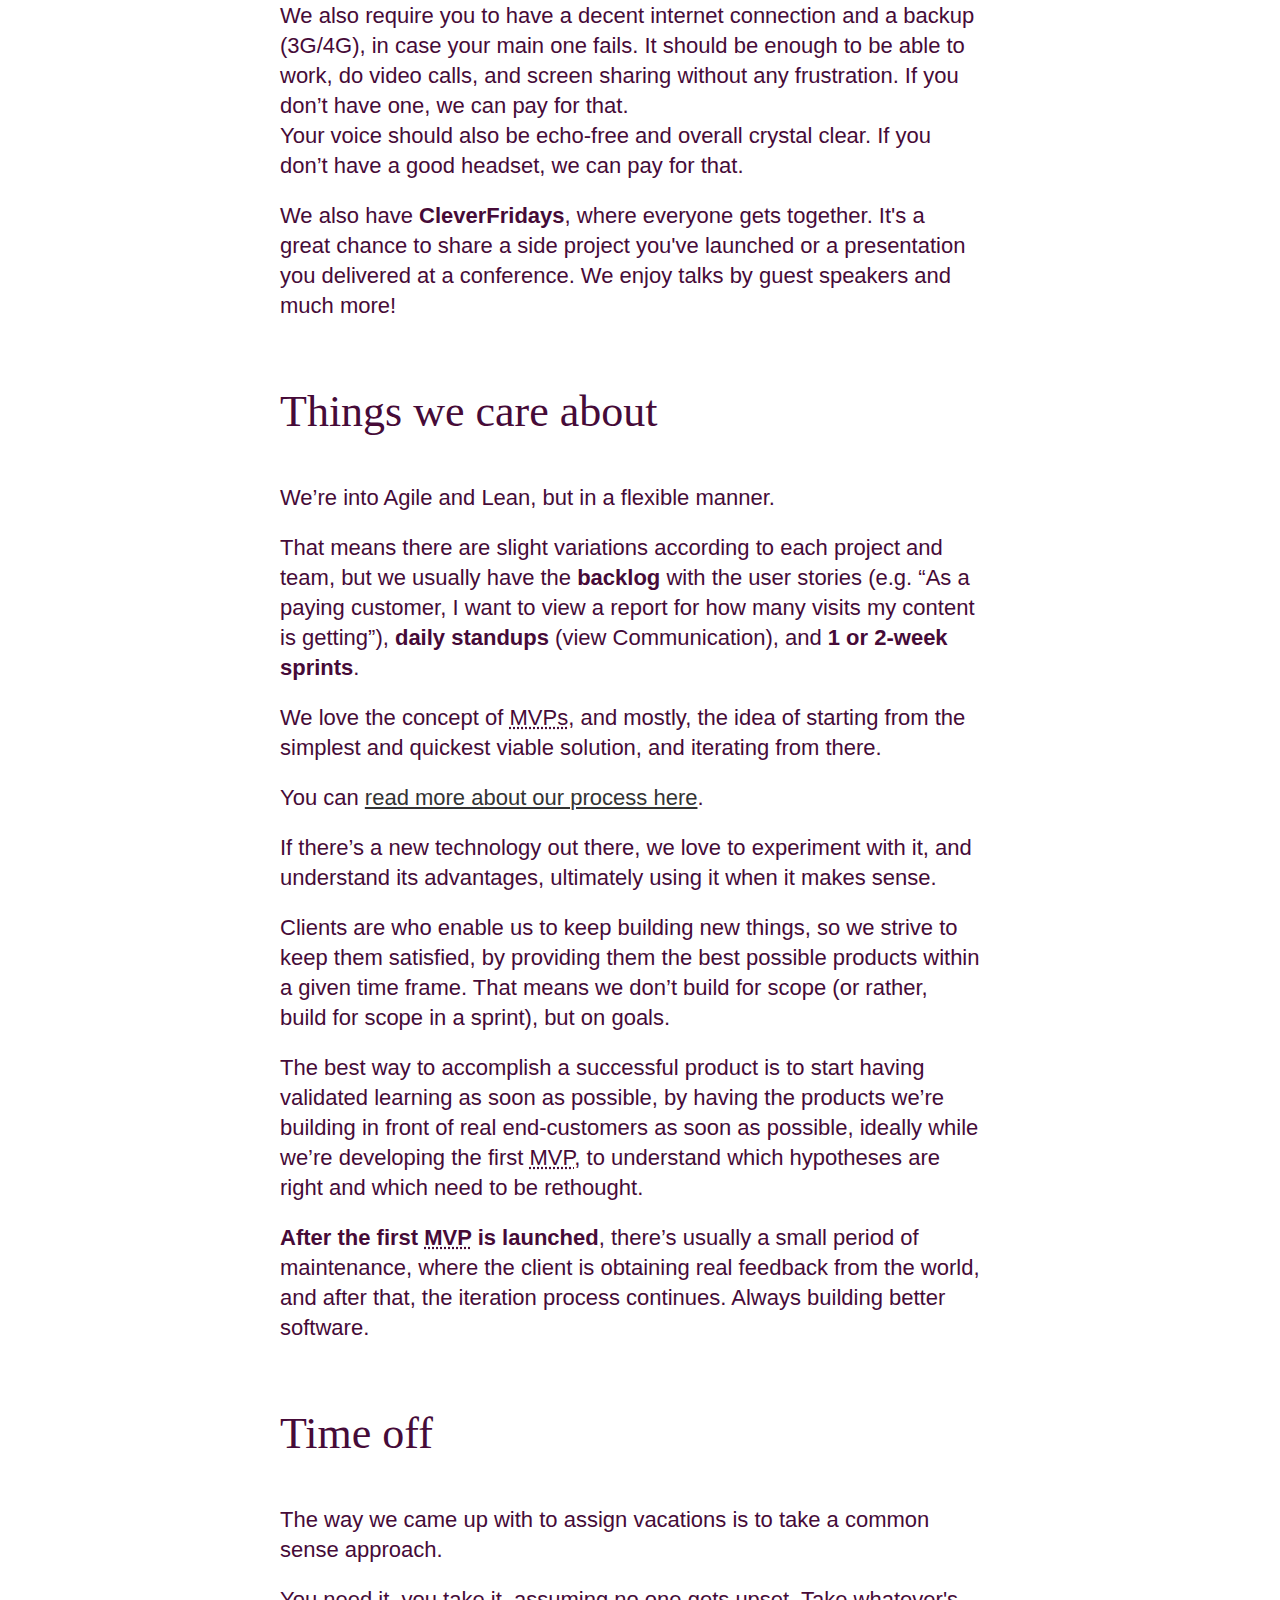
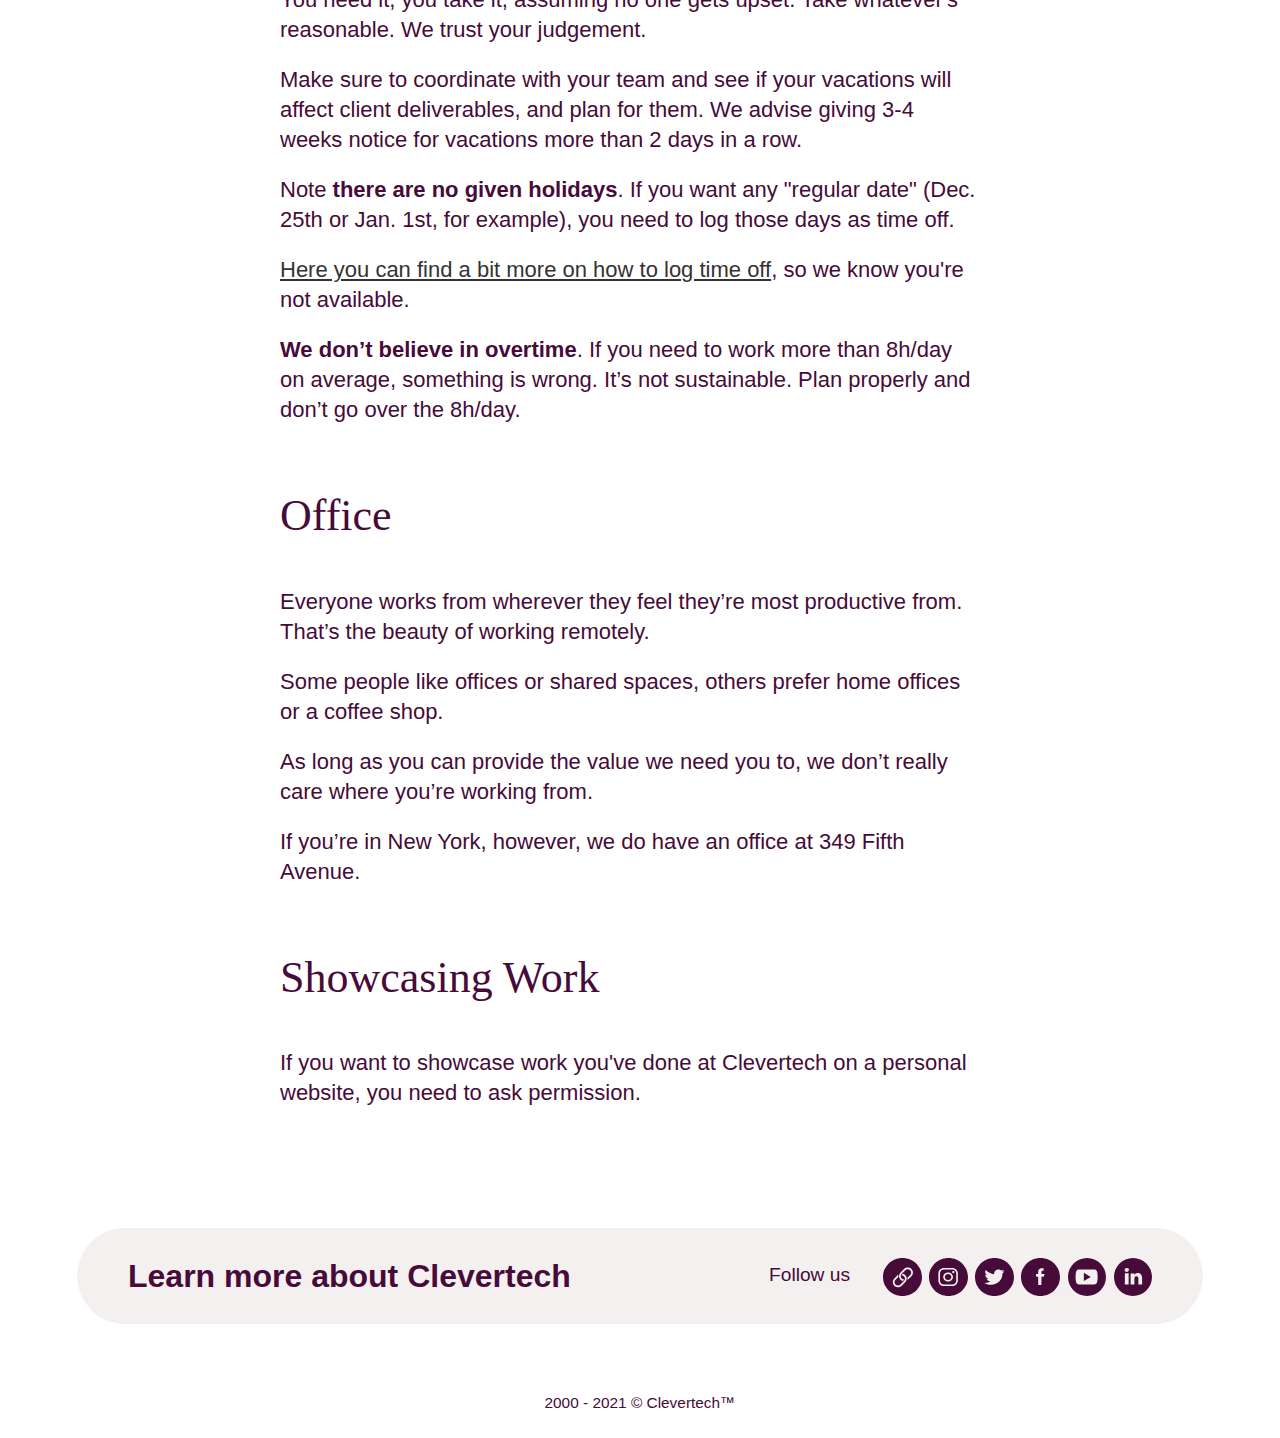
<file: staff.html>
<!DOCTYPE html>
<html lang="en">
<head>
    <meta charset="utf-8">
    <title>Clevertech’s Staff Handbook</title>
    <meta name="description" content="Clevertech’s Client Handbook">
    <meta name="author" content="clevertech.biz">

    <meta name="viewport" content="width=device-width, initial-scale=1, maximum-scale=1">

    <link rel="stylesheet" href="//fonts.googleapis.com/css?family=Source+Sans+Pro:400,700|Merriweather:300italic,400italic">
    <link href="https://fonts.cdnfonts.com/css/basis-grotesque-pro" rel="stylesheet">
    <link href="https://fonts.cdnfonts.com/css/dr" rel="stylesheet">
    <link rel="stylesheet" href="css/base.css">
    <link rel="stylesheet" href="css/skeleton.css">
    <link rel="stylesheet" href="css/layout.css">

    <link rel="shortcut icon" href="favicon.ico">
    <link rel="apple-touch-icon-precomposed" sizes="114x114" href="apple-touch-icon.png" />

</head>
<body>

    <p class="old-browser">You are using an <strong>outdated</strong> browser. Please <a href="http://browsehappy.com/" target="_blank">upgrade your browser</a> to improve your experience.</p>

    <section class="page first">
        <div class="container">
            <header>
                <a href="http://www.clevertech.biz">
                    <img src="guidelines-images/logo-purple-and-white-background.svg" alt="Clevertech">
                </a>
                <h1>Staff Handbook</h1>
            </header>

            <article class="sub-header">
                
                <p>We help products come to life.</p>
                <p>Not only exist, but really have the possibility of living and helping others.</p>
                <p>Doing it is like making magic.</p>
                <p>And we love what we do.</p>
            </article>
        </div><!-- .container -->

    </section><!-- .page.first -->

    <section class="page">
        <div class="container header">
            <article class="twelve columns offset-by-two alpha omega">
                <h2>What, How, and Why</h2>
                <p>We enable startups to test their product <strong>in the wild</strong>, as quickly as possible.</p>

                <p>We use <strong>Agile</strong> and <strong>Lean</strong> methodologies which at core are:</p>

                <ul class="arrow">
                    <li><img src="guidelines-images/icon-list-arrow.svg" />Individuals and interactions over processes and tools</li>
                    <li><img src="guidelines-images/icon-list-arrow.svg" />Working software over comprehensive documentation</li>
                    <li><img src="guidelines-images/icon-list-arrow.svg" />Customer collaboration over contract negotiation</li>
                    <li><img src="guidelines-images/icon-list-arrow.svg" />Responding to change over following a plan</li>
                    <li><img src="guidelines-images/icon-list-arrow.svg" />Not wasting time building something of no value</li>
                </ul>

                <p>We will build the first <strong><abbr title="Minimum Viable Product">MVP</abbr></strong> and go through the build-measure-learn feedback loop as quickly as possible, to accomplish validated learning and decide what to build next (or what to change).</p>

                <p>We usually do that by defining goals for a sprint (1 or 2 weeks), and re-evaluating and defining new goals at the end of each sprint.</p>

                <p>We also help established enterprises (that act or want to act like startups) to build software that creates value and solves problems, using the same thinking and methods.</p>

                <p>We do it, because <strong>we’re passionate about creating</strong>.</p>

                <p>We are all about solving complex problems with simple solutions, and making software intuitive.</p>

            </article>
        </div><!-- .container -->
    </section><!-- .page -->

    <section class="page">
        <div class="container header">
            <article class="twelve columns offset-by-two alpha omega">
                <h2>Communication</h2>
                <p><strong>Communication is incredibly important.</strong></p>
                <p>The lack of communication is like the lack of oxygen. You die without it.</p>
                <p>We’re all communicating daily on Slack (most conversations happen in the project chat rooms, within each project’s team), and we try to video chat every day, for the daily standups.</p>
                <p>Daily Standups are basically 5-10 minute meetings that happen every day within each project’s team (usually 3-5 people), where everyone talks about what they did yesterday, what they’re going to do today, and if there are any blockers of progress they might need help with.</p>
                <p><strong>Ask for help.</strong></p>
                <p>One of the worst things you can do is say you’re on top of something, and actually not being on top of it, and that becoming evident the next day on the daily standup.</p>
                <p>It’s ok to say “I don’t know”. We’ll help you. We’re all here to learn too.</p>
                <p>As for personal problems, we all have them.</p>
                <p>If you feel something will get in the way of you being productive, just let us know.
                <br />Do not just disappear without saying anything to anyone. We’re all humans and understanding (except Slackbot).</p>
                <p><strong>Communication is not what you say, but what the other person understands.</strong></p>
                <p>It’s vital that you communicate in a clear and understandable way, adapted to who you’re talking to.</p>
                <p><a href="https://q.clevertech.biz/articles/dos-and-donts-with-clients" target="_blank">Here are some useful Do's and Don'ts when talking with clients.</a></p>

            </article>
        </div><!-- .container -->
    </section><!-- .page -->

    <section class="page">
        <div class="container header">
            <article class="twelve columns offset-by-two alpha omega">
                <h2>Structure</h2>
                <p>We’re all great people. Seriously. Reach out to anyone and find out!</p>
                <p>As we are at over 100, it’s no easy task to know everyone. But worry not, as everyone’s split into small teams of 3-5 people, per project.</p>
                <p>Each team is very independent and we usually think of them as an extension of the client. Everyone there will be dedicated to a project for 3-6 months (usually), and that should be their entire and unique focus.</p>
                <p>Each team will have a  <abbr title="Project Manager">PM</abbr>, who’s most times a Senior Developer as well. Anything you need, <strong>the <abbr title="Project Manager">PM</abbr> is the person to ask</strong>, including days off. That makes everyone more manageable inside the company.</p>
                <p>Because we have people spanning across all timezones in the world, and most our clients are in the U.S., we require everyone to <strong>work at least 6 hours within New York’s 9am-5pm</strong>. Ultimately, the hours are flexible according to your project and team’s needs.</p>
                <p>We also require you to have a decent internet connection and a backup (3G/4G), in case your main one fails. It should be enough to be able to work, do video calls, and screen sharing without any frustration. If you don’t have one, we can pay for that.<br>Your voice should also be echo-free and overall crystal clear. If you don’t have a good headset, we can pay for that.</p>
                <p>We also have <strong>CleverFridays</strong>, where everyone gets together. It's a great chance to share a side project you've launched or a presentation you delivered at a conference. We enjoy talks by guest speakers and much more!</p>

            </article>
        </div><!-- .container -->
    </section><!-- .page -->

    <section class="page">
        <div class="container">
            <article class="twelve columns offset-by-two alpha omega">
                <h2>Things we care about</h2>
                <p>We’re into Agile and Lean, but in a flexible manner.</p>
                <p>That means there are slight variations according to each project and team, but we usually have the <strong>backlog</strong> with the user stories (e.g. “As a paying customer, I want to view a report for how many visits my content is getting”), <strong>daily standups</strong> (view Communication), and <strong>1 or 2-week sprints</strong>.</p>
                <p>We love the concept of <abbr title="Minimum Viable Products">MVPs</abbr>, and mostly, the idea of starting from the simplest and quickest viable solution, and iterating from there.</p>
                <p>You can <a href="https://q.clevertech.biz/articles/clevertech-agile-development-process">read more about our process here</a>.</p>
                <p>If there’s a new technology out there, we love to experiment with it, and understand its advantages, ultimately using it when it makes sense.</p>
                <p>Clients are who enable us to keep building new things, so we strive to keep them satisfied, by providing them the best possible products within a given time frame. That means we don’t build for scope (or rather, build for scope in a sprint), but on goals.</p>
                <p>The best way to accomplish a successful product is to start having validated learning as soon as possible, by having the products we’re building in front of real end-customers as soon as possible, ideally while we’re developing the first <abbr title="Minimum Viable Product">MVP</abbr>, to understand which hypotheses are right and which need to be rethought.</p>
                <p><strong>After the first <abbr title="Minimum Viable Product">MVP</abbr> is launched</strong>, there’s usually a small period of maintenance, where the client is obtaining real feedback from the world, and after that, the iteration process continues. Always building better software.</p>

            </article>
        </div><!-- .container -->
    </section><!-- .page -->

    <section class="page">
        <div class="container">
            <article class="twelve columns offset-by-two alpha omega">
                <h2>Time off</h2>
                <p>The way we came up with to assign vacations is to take a common sense approach.</p>
                <p>You need it, you take it, assuming no one gets upset. Take whatever's reasonable. We trust your judgement.</p>
                <p>Make sure to coordinate with your team and see if your vacations will affect client deliverables, and plan for them. We advise giving 3-4 weeks notice for vacations more than 2 days in a row.</p>
                <p>Note <strong>there are no given holidays</strong>. If you want any "regular date" (Dec. 25th or Jan. 1st, for example), you need to log those days as time off.</p>
                <p><a href="http://q.clevertech.biz/articles/taking-time-off" target="_blank">Here you can find a bit more on how to log time off</a>, so we know you're not available.</p>
                <p><strong>We don’t believe in overtime</strong>. If you need to work more than 8h/day on average, something is wrong. It’s not sustainable. Plan properly and don’t go over the 8h/day.</p>
            
            </article>
        </div><!-- .container -->
    </section><!-- .page -->

    <section class="page">
        <div class="container">
            
            <article class="twelve columns offset-by-two alpha omega">
                <h2>Office</h2>
                <p>Everyone works from wherever they feel they’re most productive from.
                    <br />That’s the beauty of working remotely.</p>
                    <p>Some people like offices or shared spaces, others prefer home offices or a coffee shop.</p>
                    <p>As long as you can provide the value we need you to, we don’t really care where you’re working from.</p>
                    <p>If you’re in New York, however, we do have an office at 349 Fifth Avenue.</p>    
            </article>
        </div><!-- .container -->
    </section><!-- .page -->

    <section class="page">
        <div class="container">
            <article class="twelve columns offset-by-two alpha omega">
                <h2>Showcasing Work</h2>
                <p>If you want to showcase work you've done at Clevertech on a personal website, you need to ask permission.</p>
            </article>
        </div><!-- .container -->
    </section><!-- .page -->

    <footer class="footer-primary">
        <div><strong>Learn more about Clevertech</strong></div>
        <div>
            <div>Follow us</div>
            <div>
                <a href="https://www.clevertech.biz/"><img src="guidelines-images/icon-website-filled.svg" alt="clevertech"></a>
                <a href="https://www.instagram.com/clevertech.biz/"><img src="guidelines-images/icon-instagram-filled.svg" alt="instagram"></a>
                <a href="https://twitter.com/clevertech"><img src="guidelines-images/icon-twitter-filled.svg" alt="twitter"></a>
                <a href="https://www.facebook.com/Clevertech"><img src="guidelines-images/icon-facebook-filled.svg" alt="facebook"></a>
                <a href="https://www.youtube.com/c/clevertechlife"><img src="guidelines-images/icon-youtube-filled.svg" alt="youtube"></a>
                <a href="https://www.linkedin.com/company/clevertech/"><img src="guidelines-images/icon-linkedin-filled.svg" alt="linkedin"></a>
            </div>
        </div>
    </footer>

    <footer class="footer-secondary">
        <div><strong>Learn more about Clevertech</strong></div>
        <div>
            <a href="https://www.clevertech.biz/"><img src="guidelines-images/icon-website-filled.svg" alt="clevertech"></a>
            <a href="https://www.instagram.com/clevertech.biz/"><img src="guidelines-images/icon-instagram-filled.svg" alt="instagram"></a>
            <a href="https://twitter.com/clevertech"><img src="guidelines-images/icon-twitter-filled.svg" alt="twitter"></a>
            <a href="https://www.facebook.com/Clevertech"><img src="guidelines-images/icon-facebook-filled.svg" alt="facebook"></a>
            <a href="https://www.youtube.com/c/clevertechlife"><img src="guidelines-images/icon-youtube-filled.svg" alt="youtube"></a>
            <a href="https://www.linkedin.com/company/clevertech/"><img src="guidelines-images/icon-linkedin-filled.svg" alt="linkedin"></a>
        </div>
    </footer>

    <p>2000 - 2021 &#169; Clevertech&trade;</p>

<script>
    (function(i,s,o,g,r,a,m){i['GoogleAnalyticsObject']=r;i[r]=i[r]||function(){
    (i[r].q=i[r].q||[]).push(arguments)},i[r].l=1*new Date();a=s.createElement(o),
    m=s.getElementsByTagName(o)[0];a.async=1;a.src=g;m.parentNode.insertBefore(a,m)
    })(window,document,'script','//www.google-analytics.com/analytics.js','ga');

    ga('create', 'UA-4350274-3', 'clevertech.biz');
    ga('send', 'pageview');
</script>

</body>
</html>
</file>
<file: css/skeleton.css>
/* https://github.com/BrunoBernardino/Skeleton */

/* ====== Base 960 Grid ====== */

.container                                  { position: relative; width: 960px; margin: 0 auto; padding: 0; }
.container .column,
.container .columns                         { float: left; display: inline; margin-left: 10px; margin-right: 10px; }
.row                                        { margin-bottom: 20px; }

/* Nested Column Classes */
.column.alpha, .columns.alpha               { margin-left: 0; }
.column.omega, .columns.omega               { margin-right: 0; }

/* Base Grid */
.container .one.column,
.container .one.columns                     { width: 40px;  }
.container .two.columns                     { width: 100px; }
.container .three.columns                   { width: 160px; }
.container .four.columns                    { width: 220px; }
.container .five.columns                    { width: 280px; }
.container .six.columns                     { width: 340px; }
.container .seven.columns                   { width: 400px; }
.container .eight.columns                   { width: 460px; }
.container .nine.columns                    { width: 520px; }
.container .ten.columns                     { width: 580px; }
.container .eleven.columns                  { width: 640px; }
.container .twelve.columns                  { width: 700px; }
.container .thirteen.columns                { width: 760px; }
.container .fourteen.columns                { width: 820px; }
.container .fifteen.columns                 { width: 880px; }
.container .sixteen.columns                 { width: 940px; }

.container .one-third.column                { width: 300px; }
.container .two-thirds.column               { width: 620px; }

/* Offsets */
.container .offset-by-one                   { padding-left: 60px;  }
.container .offset-by-two                   { padding-left: 120px; }
.container .offset-by-three                 { padding-left: 180px; }
.container .offset-by-four                  { padding-left: 240px; }
.container .offset-by-five                  { padding-left: 300px; }
.container .offset-by-six                   { padding-left: 360px; }
.container .offset-by-seven                 { padding-left: 420px; }
.container .offset-by-eight                 { padding-left: 480px; }
.container .offset-by-nine                  { padding-left: 540px; }
.container .offset-by-ten                   { padding-left: 600px; }
.container .offset-by-eleven                { padding-left: 660px; }
.container .offset-by-twelve                { padding-left: 720px; }
.container .offset-by-thirteen              { padding-left: 780px; }
.container .offset-by-fourteen              { padding-left: 840px; }
.container .offset-by-fifteen               { padding-left: 900px; }

/* ====== Tablet (Portrait) ====== */

/* Note: Design for a width of 768px */

@media only screen and (min-width: 768px) and (max-width: 959px) {
    .container                                  { width: 768px; }
    .container .column,
    .container .columns                         { margin-left: 10px; margin-right: 10px;  }
    .column.alpha, .columns.alpha               { margin-left: 0; margin-right: 10px; }
    .column.omega, .columns.omega               { margin-right: 0; margin-left: 10px; }
    .alpha.omega                                { margin-left: 0; margin-right: 0; }

    .container .one.column,
    .container .one.columns                     { width: 28px; }
    .container .two.columns                     { width: 76px; }
    .container .three.columns                   { width: 124px; }
    .container .four.columns                    { width: 172px; }
    .container .five.columns                    { width: 220px; }
    .container .six.columns                     { width: 268px; }
    .container .seven.columns                   { width: 316px; }
    .container .eight.columns                   { width: 364px; }
    .container .nine.columns                    { width: 412px; }
    .container .ten.columns                     { width: 460px; }
    .container .eleven.columns                  { width: 508px; }
    .container .twelve.columns                  { width: 556px; }
    .container .thirteen.columns                { width: 604px; }
    .container .fourteen.columns                { width: 652px; }
    .container .fifteen.columns                 { width: 700px; }
    .container .sixteen.columns                 { width: 748px; }

    .container .one-third.column                { width: 236px; }
    .container .two-thirds.column               { width: 492px; }

    /* Offsets */
    .container .offset-by-one                   { padding-left: 48px; }
    .container .offset-by-two                   { padding-left: 96px; }
    .container .offset-by-three                 { padding-left: 144px; }
    .container .offset-by-four                  { padding-left: 192px; }
    .container .offset-by-five                  { padding-left: 240px; }
    .container .offset-by-six                   { padding-left: 288px; }
    .container .offset-by-seven                 { padding-left: 336px; }
    .container .offset-by-eight                 { padding-left: 384px; }
    .container .offset-by-nine                  { padding-left: 432px; }
    .container .offset-by-ten                   { padding-left: 480px; }
    .container .offset-by-eleven                { padding-left: 528px; }
    .container .offset-by-twelve                { padding-left: 576px; }
    .container .offset-by-thirteen              { padding-left: 624px; }
    .container .offset-by-fourteen              { padding-left: 672px; }
    .container .offset-by-fifteen               { padding-left: 720px; }
}

/* ====== Mobile (Portrait) ====== */

/* Note: Design for a width of 320px */

@media only screen and (max-width: 767px) {
    .container { width: 300px; }
    .container .columns,
    .container .column { margin: 0; }

    .container .one.column,
    .container .one.columns,
    .container .two.columns,
    .container .three.columns,
    .container .four.columns,
    .container .five.columns,
    .container .six.columns,
    .container .seven.columns,
    .container .eight.columns,
    .container .nine.columns,
    .container .ten.columns,
    .container .eleven.columns,
    .container .twelve.columns,
    .container .thirteen.columns,
    .container .fourteen.columns,
    .container .fifteen.columns,
    .container .sixteen.columns,
    .container .one-third.column,
    .container .two-thirds.column  { width: 300px; }

    /* Offsets */
    .container .offset-by-one,
    .container .offset-by-two,
    .container .offset-by-three,
    .container .offset-by-four,
    .container .offset-by-five,
    .container .offset-by-six,
    .container .offset-by-seven,
    .container .offset-by-eight,
    .container .offset-by-nine,
    .container .offset-by-ten,
    .container .offset-by-eleven,
    .container .offset-by-twelve,
    .container .offset-by-thirteen,
    .container .offset-by-fourteen,
    .container .offset-by-fifteen { padding-left: 0; }
}

/* ====== Mobile (Landscape) ====== */

/* Note: Design for a width of 480px */

@media only screen and (min-width: 480px) and (max-width: 767px) {
    .container { width: 420px; }
    .container .columns,
    .container .column { margin: 0; }

    .container .one.column,
    .container .one.columns,
    .container .two.columns,
    .container .three.columns,
    .container .four.columns,
    .container .five.columns,
    .container .six.columns,
    .container .seven.columns,
    .container .eight.columns,
    .container .nine.columns,
    .container .ten.columns,
    .container .eleven.columns,
    .container .twelve.columns,
    .container .thirteen.columns,
    .container .fourteen.columns,
    .container .fifteen.columns,
    .container .sixteen.columns,
    .container .one-third.column,
    .container .two-thirds.column { width: 420px; }
}

/* ====== Clearing ====== */

/* Self Clearing Goodness */
.container:after { content: "\0020"; display: block; height: 0; clear: both; visibility: hidden; }

/* Use clearfix class on parent to clear nested columns,
or wrap each row of columns in a <div class="row"> */
.clearfix:before,
.clearfix:after,
.row:before,
.row:after {
    content: '\0020';
    display: block;
    overflow: hidden;
    visibility: hidden;
    width: 0;
    height: 0;
}
.row:after,
.clearfix:after {
    clear: both;
}
.row,
.clearfix {
    zoom: 1;
}
</file>
<file: css/layout.css>
/* https://github.com/BrunoBernardino/Skeleton */

/* ====== Site Styles (mobile-first) ====== */
.page {
    margin: 50px 0;
    clear: both;
}

div.container {
    display: flex;
    flex-direction: column;
}

.container header a img {
    width: 7em;
    margin-top: 2em;
}

section.page {
    display: flex;
    align-items: flex-start;
    flex-direction: column;
}

article {
    width: 60vw;
    margin: 0 auto;
}

.page {
    display: flex;
    flex-direction: column;
    margin-top: -2.5em;
}

.page .container article:not(.sub-header) h2 {
    color: #460B38;
    font-size: 2em;
    line-height: 1.2em;
    font-weight: 500;
    font-family: "Dr", serif;
    margin-bottom: 1em;
}

.sub-header p {
    font-size: 0.9em;
    line-height: 1.2em;
    /* font-weight: 500; */
    font-family: "Dr", serif;
    margin-bottom: 1em;
}

.page .page-header h2 {
    font-size: 2em;
    font-style: normal;
    font-weight: 500;
    line-height: 1.2em;
    color: #460B38;
}

.page article ul {
    padding-left: 10px;
}

/* ====== Page Styles  (mobile-first) ====== */
.page.first {
    /* position: absolute; */
    top: 0;
    left: 0;
    text-align: center;
    background-color: #E6EAFD;
    margin-top: 0;
    margin-bottom: 8em;
    padding-top: 2%;
    padding-bottom: 5%;
}

html, body {
    overflow-x: hidden;
}

body {
position: relative
}

body {
    width: 100%;
    margin: 0;
}

section div header {
    width: 100%;
}

.page.first header h1 {
    margin: 40px 0;
    font-size: 5fr;
    font-style: normal;
    font-weight: 700;
    color: #460B38;
}

.page.first article p {
    margin: 5px 0;
    font-size: 0.9em;
    line-height: 1.1em;
    color: #460B38;
}

.page.first footer.orange-banner {
    margin: 50px 0;
    display: block;
    background: #F94C00;
    font-size: 1.5em;
    width: 100%;
}

.page.first footer.orange-banner a {
    padding: 20px;
    display: inline-block;
    color: #FFF;
    text-decoration: none;
}
.page.first footer.orange-banner a:hover {
    color: #FFF;
    text-decoration: underline;
}

footer {
    display: flex;
    -webkit-flex-wrap: wrap;
    flex-wrap: wrap;
    background: #F5F0F0;
    width: 80vw;
    margin: 0 auto;
    margin-bottom: 5%;
    height: 2.5em;
    align-items: center;
    justify-content: space-between;
    padding: 2vw 4vw;
    padding-bottom: 2vw;
    border-width: medium;
    border-radius: 4em;
}

footer div {
    font-size: 2.5vw;
}

footer div div {
    font-size: 1.5vw;
}

footer div div:nth-child(1) {
    margin-right: 2vw;
}

footer div:nth-child(2) {
    display: flex;
    flex-wrap: wrap;
    align-items: center;
    justify-content: flex-start;
    font-size: 1vw;
    margin-bottom: -1em;
}

footer div div a {
    margin-left: .6em;
    margin-top: .5em;
}

footer div div a img {
    width: 3em;
    margin-top: -2em;
}

footer div:nth-child(2) div:nth-child(1) {
    margin-top: -.75em;
}

footer div a img:hover,
footer div a img:focus {
    background-color: yellow;
    border-radius: 50%;
}

footer + p {
    text-align: center;
    font-size: 70%;
}

.footer-secondary {
    display: none;
    flex-direction: column;
    flex-wrap: wrap;
    align-items: center;
    justify-content: center;
    height: 3em;
}

.footer-secondary div:nth-child(1) {
    font-size: .65em;    
    margin-bottom: .5em;
}

.footer-secondary div a img {
    width: 6vw;
    margin-right: 2em;
}

/* ====== Media Queries ====== */
@media only screen and (min-width: 768px) {
    .page {
        margin-bottom: 100px;
    }

    .page .page-header h2 {
        font-size: 2.2em;
    }

    .page.first header img {
        max-width: 640px;
    }

    /* here */
    .page.first header h1 {
        margin-top: 10%;
        margin-bottom: 5%;
        font-size: 3em;
    }

    footer {
        font-size: .8em;
    }

    

    .page.first footer.orange-banner {
        margin: 100px 0;
    }

    .page.first footer.orange-banner a {
        padding: 40px 20px;
    }
}

@media screen and (max-width: 700px) {   
    .footer-primary { display: none; }
    .footer-secondary { display: flex; }
}

@media screen and (max-width: 420px) {
    .footer-secondary div a img {
        width: 8vw;
    }
}


@media screen and (max-width: 320px) {
    .footer-secondary div:nth-child(1) {
        font-size: .5em;    
        margin-bottom: .25em;
    }
}

@media screen and (max-width: 280px) {
    .page .container article:not(.sub-header) h2 {
        width: 90vw;
        font-size: 1.6em;
        margin-left: 10vw;
    }

    article:not(.sub-header) p:not(:first-child) {
        width: 80vw;
        font-size: 1em;
        margin-left: 10vw;
    }

    .page.first .container {
        margin-left: -4vw;
    }

    ul.arrow {
        width: 80vw;
        margin-left: 9vw;
    }
}
</file>
<file: css/base.css>
/* https://github.com/BrunoBernardino/Skeleton */

/* ====== Reset & Basics (Inspired by E. Meyers) ====== */
html, body, div, span, applet, object, iframe, h1, h2, h3, h4, h5, h6, p, blockquote, pre, a, abbr, acronym, address, big, cite, code, del, dfn, em, img, ins, kbd, q, s, samp, small, strike, strong, sub, sup, tt, var, b, u, i, center, dl, dt, dd, ol, ul, li, fieldset, form, label, legend, table, caption, tbody, tfoot, thead, tr, th, td, article, aside, canvas, details, embed, figure, figcaption, footer, header, hgroup, menu, nav, output, ruby, section, summary, time, mark, audio, video {
    margin: 0;
    padding: 0;
    border: 0;
    font-size: 100%;
    font: inherit;
    font-family: 'Basis Grotesque Pro', sans-serif;
    vertical-align: baseline;
}
article, aside, details, figcaption, figure, footer, header, hgroup, menu, nav, section {
    display: block;
}
body {
    line-height: 1;
}
ol, ul {
    list-style: none;
}
blockquote, q {
    quotes: none;
}
blockquote:before, blockquote:after,
q:before, q:after {
    content: '';
    content: none;
}
table {
    border-collapse: collapse;
    border-spacing: 0;
}

/* ====== Basic Styles ====== */
body {
    background: #fff;
    font: 22px/30px "Source Sans Pro", "HelveticaNeue", "Helvetica Neue", Helvetica, Arial, sans-serif;
    color: #460B38;
    -webkit-font-smoothing: antialiased; /* Fix for webkit rendering */
    -webkit-text-size-adjust: 100%;
}

/* ====== Typography ====== */
h1, h2, h3, h4, h5, h6 {
    color: #181818;
    font-family: "Dr", serif;
    font-weight: 300;
}
h1 a, h2 a, h3 a, h4 a, h5 a, h6 a { font-weight: inherit; }
h1 { font-size: 46px; line-height: 50px; margin-bottom: 14px;}
h2 { font-size: 35px; line-height: 40px; margin-bottom: 10px; }
h3 { font-size: 28px; line-height: 34px; margin-bottom: 8px; }
h4 { font-size: 21px; line-height: 30px; margin-bottom: 4px; }
h5 { font-size: 17px; line-height: 24px; }
h6 { font-size: 14px; line-height: 21px; }
footer { font-size: 30px; }
.subheader { color: #777; }

p { margin: 0 0 20px 0; }
p img { margin: 0; }
p.lead { font-size: 21px; line-height: 27px; color: #777;  }

em { font-style: italic; }
strong { font-weight: bold; color: #460B38; }
small { font-size: 80%; }

/*  Blockquotes  */
blockquote, blockquote p { font-size: 17px; line-height: 24px; color: #777; font-style: italic; }
blockquote { margin: 0 0 20px; padding: 9px 20px 0 19px; border-left: 1px solid #ddd; }
blockquote cite { display: block; font-size: 12px; color: #555; }
blockquote cite:before { content: "\2014 \0020"; }
blockquote cite a, blockquote cite a:visited, blockquote cite a:visited { color: #555; }

hr { border: solid #ddd; border-width: 1px 0 0; clear: both; margin: 10px 0 30px; height: 0; }

/* ====== Links ====== */
a, a:visited { color: #333; text-decoration: underline; outline: 0; }
a:hover, a:focus { color: #000; }
p a, p a:visited { line-height: inherit; }

/* ====== Lists ====== */
ul, ol { margin-bottom: 20px; }
ul { list-style: none outside; }
ol { list-style: decimal; }
ol, ul.square, ul.circle, ul.disc { margin-left: 30px; }
ul.square { list-style: square outside; }
ul.arrow { 
    list-style-type: none;
    padding-left: -10em;
}
ul.arrow li {
    margin-left: -.5em;
    padding-left: -1em;
}
ul.arrow li img {
    margin-right: .5em;
    margin-bottom: -.25em;
}
ul.circle { list-style: circle outside; }
ul.disc { list-style: disc outside; }
ul ul, ul ol,
ol ol, ol ul { margin: 4px 0 5px 30px; font-size: 90%;  }
ul ul li, ul ol li,
ol ol li, ol ul li { margin-bottom: 6px; }
li { line-height: 1.2em; margin-bottom: 12px; }
ul.large li { line-height: 21px; }
li p { line-height: 21px; }

/* ====== Images ====== */
img {
    max-width: 100%;
    height: auto;
}



/* ====== Buttons ====== */
.button {
    background: #CDD3D7; /* Old browsers */
    background: -moz-linear-gradient(top, #CDD3D7 0%, #BDC3C7 100%); /* FF3.6+ */
    background: -webkit-gradient(linear, left top, left bottom, color-stop(0%,#CDD3D7), color-stop(100%,#BDC3C7)); /* Chrome,Safari4+ */
    background: -webkit-linear-gradient(top, #CDD3D7 0%,#BDC3C7 100%); /* Chrome10+,Safari5.1+ */
    background: -o-linear-gradient(top, #CDD3D7 0%,#BDC3C7 100%); /* Opera11.10+ */
    background: -ms-linear-gradient(top, #CDD3D7 0%,#BDC3C7 100%); /* IE10+ */
    background: linear-gradient(top, #CDD3D7 0%,#BDC3C7 100%); /* W3C */
    border: none;
    -moz-border-radius: 3px;
    -webkit-border-radius: 3px;
    border-radius: 3px;
    color: #444;
    display: inline-block;
    font-size: 12px;
    font-weight: normal;
    text-decoration: none;
    cursor: pointer;
    margin-bottom: 20px;
    line-height: normal;
    padding: 8px 10px;
    font-family: "Source Sans Pro", "HelveticaNeue", "Helvetica Neue", Helvetica, Arial, sans-serif;
}

.button:hover, .button:active {
    color: #FFF;
    background: #95A5A6; /* Old browsers */
    background: -moz-linear-gradient(top, #95A5A6 0%, #7F8C8D 100%); /* FF3.6+ */
    background: -webkit-gradient(linear, left top, left bottom, color-stop(0%,#95A5A6), color-stop(100%,#7F8C8D)); /* Chrome,Safari4+ */
    background: -webkit-linear-gradient(top, #95A5A6 0%,#7F8C8D 100%); /* Chrome10+,Safari5.1+ */
    background: -o-linear-gradient(top, #95A5A6 0%,#7F8C8D 100%); /* Opera11.10+ */
    background: -ms-linear-gradient(top, #95A5A6 0%,#7F8C8D 100%); /* IE10+ */
    background: linear-gradient(top, #95A5A6 0%,#7F8C8D 100%); /* W3C */
}

.button.primary {
    background: #1ABC9C; /* Old browsers */
    background: -moz-linear-gradient(top, #1ABC9C 0%, #16A085 100%); /* FF3.6+ */
    background: -webkit-gradient(linear, left top, left bottom, color-stop(0%,#1ABC9C), color-stop(100%,#16A085)); /* Chrome,Safari4+ */
    background: -webkit-linear-gradient(top, #1ABC9C 0%,#16A085 100%); /* Chrome10+,Safari5.1+ */
    background: -o-linear-gradient(top, #1ABC9C 0%,#16A085 100%); /* Opera11.10+ */
    background: -ms-linear-gradient(top, #1ABC9C 0%,#16A085 100%); /* IE10+ */
    background: linear-gradient(top, #1ABC9C 0%,#16A085 100%); /* W3C */
    color: #FFF;
}

.button.primary:hover, .button.primary:active {
    background: #2ECC71; /* Old browsers */
    background: -moz-linear-gradient(top, #2ECC71 0%, #27AE60 100%); /* FF3.6+ */
    background: -webkit-gradient(linear, left top, left bottom, color-stop(0%,#2ECC71), color-stop(100%,#27AE60)); /* Chrome,Safari4+ */
    background: -webkit-linear-gradient(top, #2ECC71 0%,#27AE60 100%); /* Chrome10+,Safari5.1+ */
    background: -o-linear-gradient(top, #2ECC71 0%,#27AE60 100%); /* Opera11.10+ */
    background: -ms-linear-gradient(top, #2ECC71 0%,#27AE60 100%); /* IE10+ */
    background: linear-gradient(top, #2ECC71 0%,#27AE60 100%); /* W3C */
}

.button.secondary {
    background: #3498DB; /* Old browsers */
    background: -moz-linear-gradient(top, #3498DB 0%, #2980B9 100%); /* FF3.6+ */
    background: -webkit-gradient(linear, left top, left bottom, color-stop(0%,#3498DB), color-stop(100%,#2980B9)); /* Chrome,Safari4+ */
    background: -webkit-linear-gradient(top, #3498DB 0%,#2980B9 100%); /* Chrome10+,Safari5.1+ */
    background: -o-linear-gradient(top, #3498DB 0%,#2980B9 100%); /* Opera11.10+ */
    background: -ms-linear-gradient(top, #3498DB 0%,#2980B9 100%); /* IE10+ */
    background: linear-gradient(top, #3498DB 0%,#2980B9 100%); /* W3C */
    color: #FFF;
}

.button.secondary:hover, .button.secondary:active {
    background: #34495E; /* Old browsers */
    background: -moz-linear-gradient(top, #34495E 0%, #2C3E50 100%); /* FF3.6+ */
    background: -webkit-gradient(linear, left top, left bottom, color-stop(0%,#34495E), color-stop(100%,#2C3E50)); /* Chrome,Safari4+ */
    background: -webkit-linear-gradient(top, #34495E 0%,#2C3E50 100%); /* Chrome10+,Safari5.1+ */
    background: -o-linear-gradient(top, #34495E 0%,#2C3E50 100%); /* Opera11.10+ */
    background: -ms-linear-gradient(top, #34495E 0%,#2C3E50 100%); /* IE10+ */
    background: linear-gradient(top, #34495E 0%,#2C3E50 100%); /* W3C */
}

.button.tertiary {
    background: #E74C3C; /* Old browsers */
    background: -moz-linear-gradient(top, #E74C3C 0%, #C0392B 100%); /* FF3.6+ */
    background: -webkit-gradient(linear, left top, left bottom, color-stop(0%,#E74C3C), color-stop(100%,#C0392B)); /* Chrome,Safari4+ */
    background: -webkit-linear-gradient(top, #E74C3C 0%,#C0392B 100%); /* Chrome10+,Safari5.1+ */
    background: -o-linear-gradient(top, #E74C3C 0%,#C0392B 100%); /* Opera11.10+ */
    background: -ms-linear-gradient(top, #E74C3C 0%,#C0392B 100%); /* IE10+ */
    background: linear-gradient(top, #E74C3C 0%,#C0392B 100%); /* W3C */
    color: #FFF;
}

.button.tertiary:hover, .button.tertiary:active {
    background: #E67E22; /* Old browsers */
    background: -moz-linear-gradient(top, #E67E22 0%, #D35400 100%); /* FF3.6+ */
    background: -webkit-gradient(linear, left top, left bottom, color-stop(0%,#E67E22), color-stop(100%,#D35400)); /* Chrome,Safari4+ */
    background: -webkit-linear-gradient(top, #E67E22 0%,#D35400 100%); /* Chrome10+,Safari5.1+ */
    background: -o-linear-gradient(top, #E67E22 0%,#D35400 100%); /* Opera11.10+ */
    background: -ms-linear-gradient(top, #E67E22 0%,#D35400 100%); /* IE10+ */
    background: linear-gradient(top, #E67E22 0%,#D35400 100%); /* W3C */
}

.button.full-width {
    width: 100%;
    padding-left: 0;
    padding-right: 0;
    text-align: center;
}

.button.medium {
    font-size: 1.2em;
    padding-left: 15px;
    padding-right: 15px;
}

.button.large {
    font-size: 1.5em;
    padding-left: 20px;
    padding-right: 20px;
}

/* Fix for odd Mozilla border & padding issues */
button::-moz-focus-inner,
input::-moz-focus-inner {
    border: 0;
    padding: 0;
}

/* ====== Forms ====== */

form {
    margin-bottom: 20px; }
fieldset {
    margin-bottom: 20px; }
input[type="text"],
input[type="password"],
input[type="email"],
textarea,
select {
    border: 1px solid #ccc;
    padding: 6px 4px;
    outline: none;
    -moz-border-radius: 2px;
    -webkit-border-radius: 2px;
    border-radius: 2px;
    font: 18px "Source Sans Pro", "HelveticaNeue", "Helvetica Neue", Helvetica, Arial, sans-serif;
    color: #777;
    margin: 0;
    width: 210px;
    max-width: 100%;
    display: block;
    margin-bottom: 20px;
    background: #fff;
}
input[type="text"].medium,
input[type="password"].medium,
input[type="email"].medium,
textarea.medium,
select.medium {
    width: 40%;
}

input[type="text"].large,
input[type="password"].large,
input[type="email"].large,
textarea.large,
select.large {
    width: 70%;
}

input[type="text"].full-width,
input[type="password"].full-width,
input[type="email"].full-width,
textarea.full-width,
select.full-width {
    width: 99%;
}

input[type="text"].auto,
input[type="password"].auto,
input[type="email"].auto,
textarea.auto,
select.auto {
    width: auto;
}

select {
    padding: 0;
}
input[type="text"]:focus,
input[type="password"]:focus,
input[type="email"]:focus,
textarea:focus {
    border: 1px solid #aaa;
        color: #444;
        -moz-box-shadow: 0 0 3px rgba(0,0,0,.2);
    -webkit-box-shadow: 0 0 3px rgba(0,0,0,.2);
    box-shadow:  0 0 3px rgba(0,0,0,.2);
}
textarea {
    min-height: 60px;
}
label,
legend {
    display: block;
    font-weight: bold;
    font-size: 13px;
}
label.checkbox, label.radio {
    cursor: pointer;
}
select {
    width: 220px;
}
input[type="checkbox"] {
    display: inline;
}
label span,
legend span {
    font-weight: normal;
    font-size: 13px;
    color: #444;
}

/* ====== Misc ====== */
.remove-bottom { margin-bottom: 0 !important; }
.half-bottom { margin-bottom: 10px !important; }
.add-bottom { margin-bottom: 20px !important; }
.old-browser {
    margin: 0;
    background: #900;
    color: #FFF;
    padding: 1em;
    font-size: 1.2em;
    text-align: center;
    display: none;
}
.ie6 .old-browser, .ie7 .old-browser, .ie8 .old-browser, .ie9 .old-browser {
    display: block;
}
.old-browser strong {
    color: #FFF;
}
.old-browser a {
    color: #FFF;
    text-decoration: underline;
}
.old-browser a:active, .old-browser a:hover {
    color: #333;
    text-decoration: none;
}
</file>
